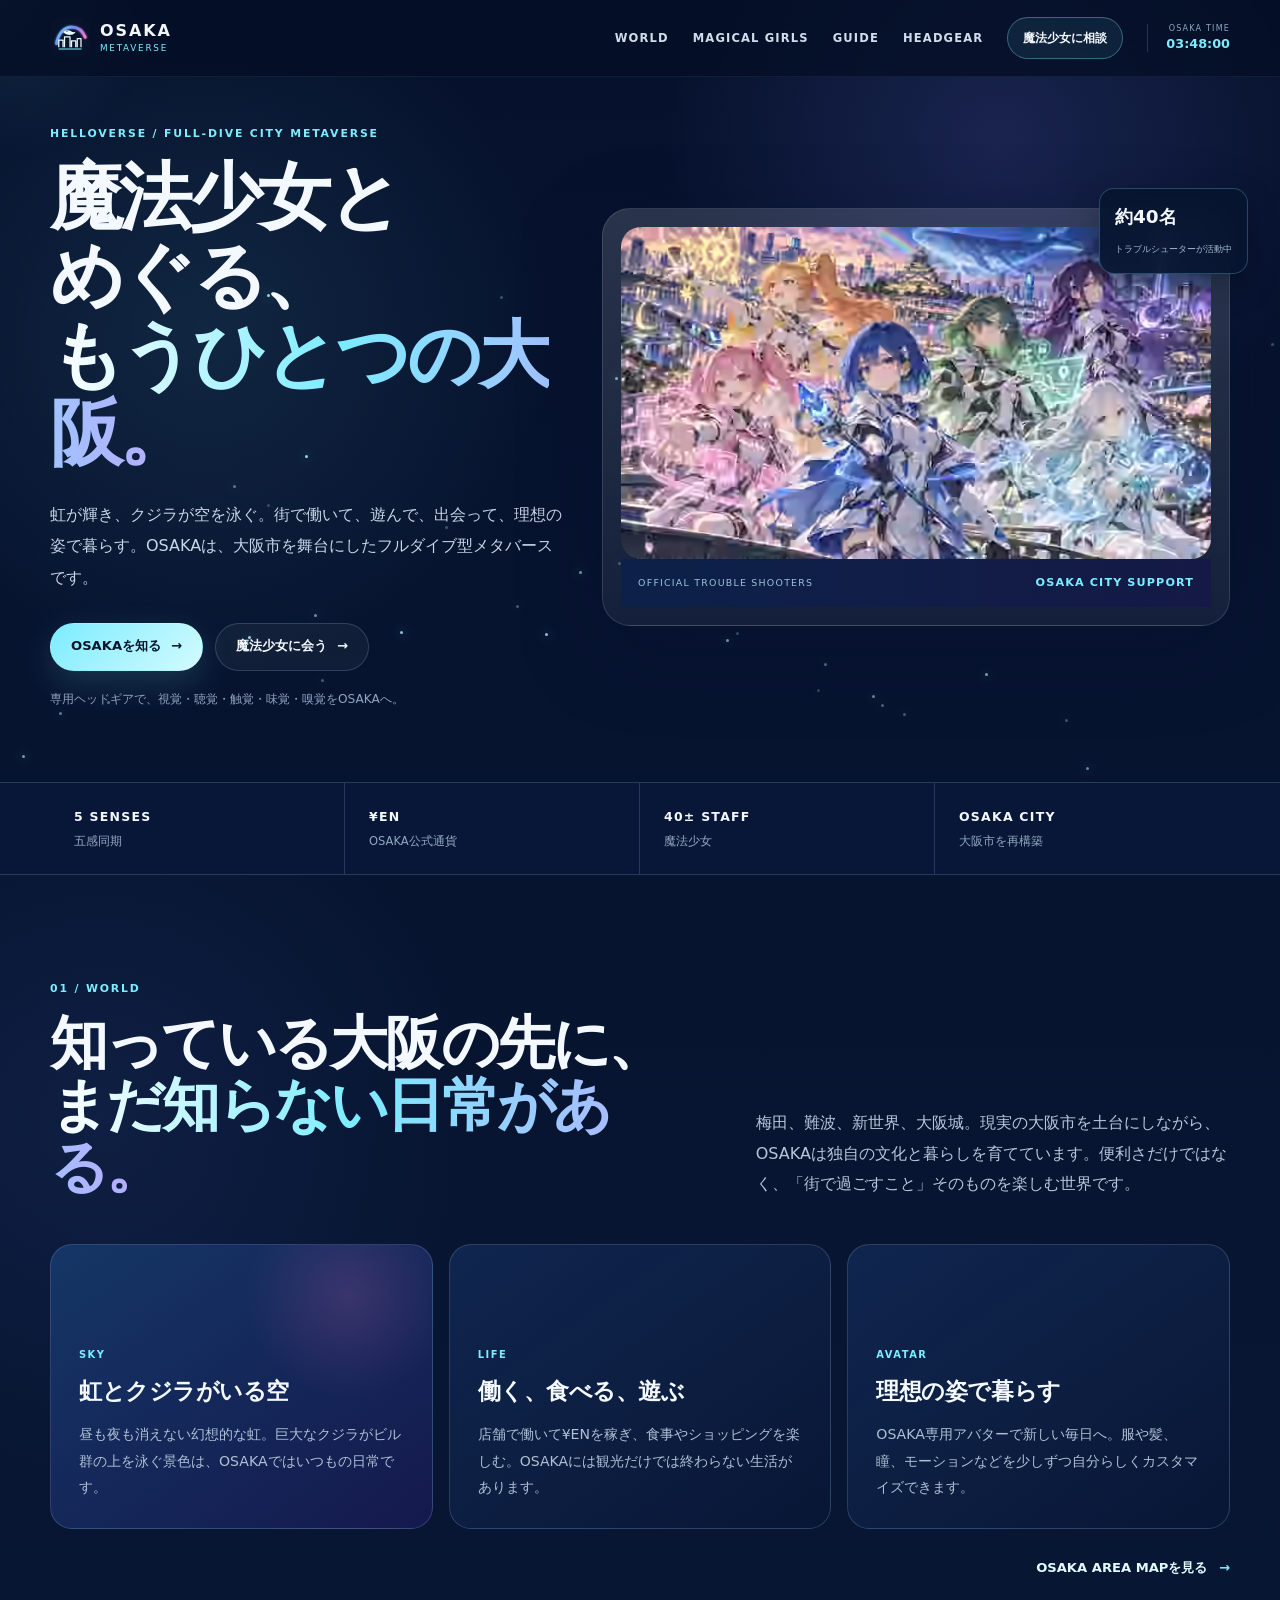
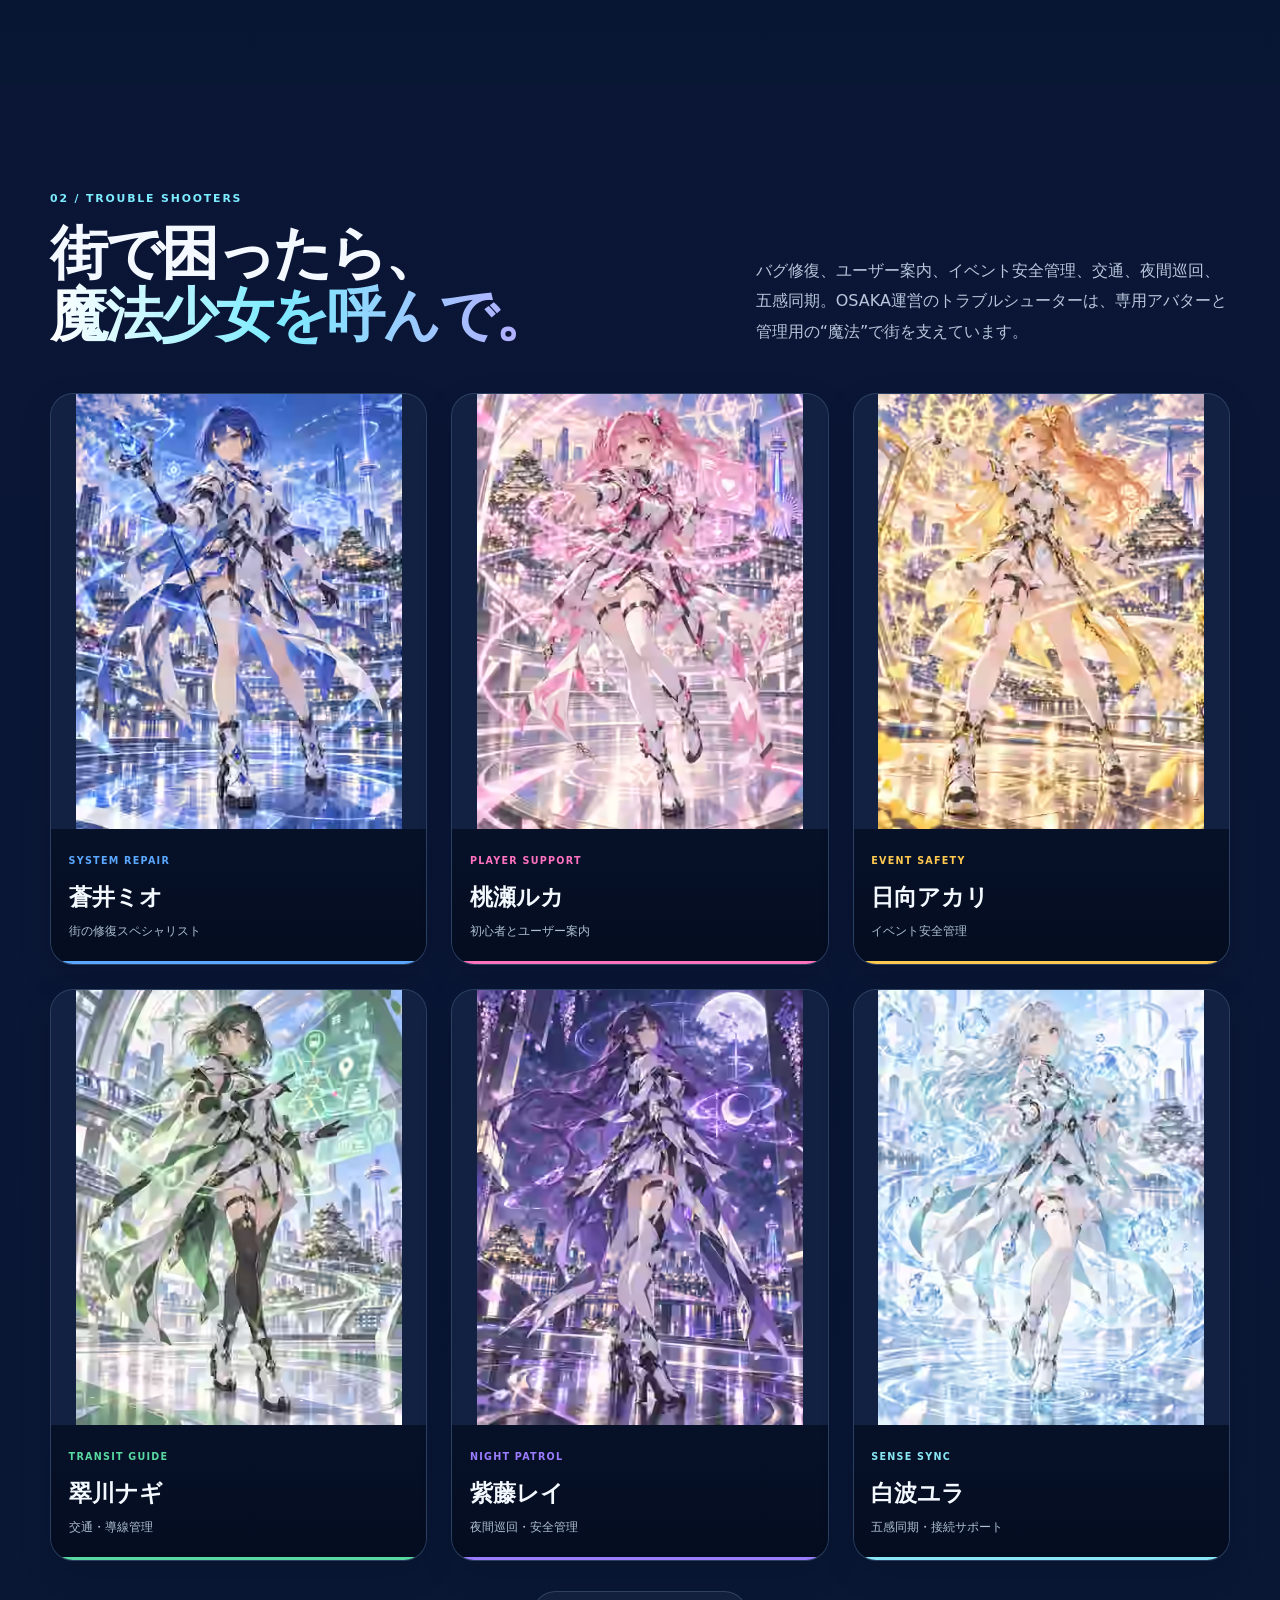
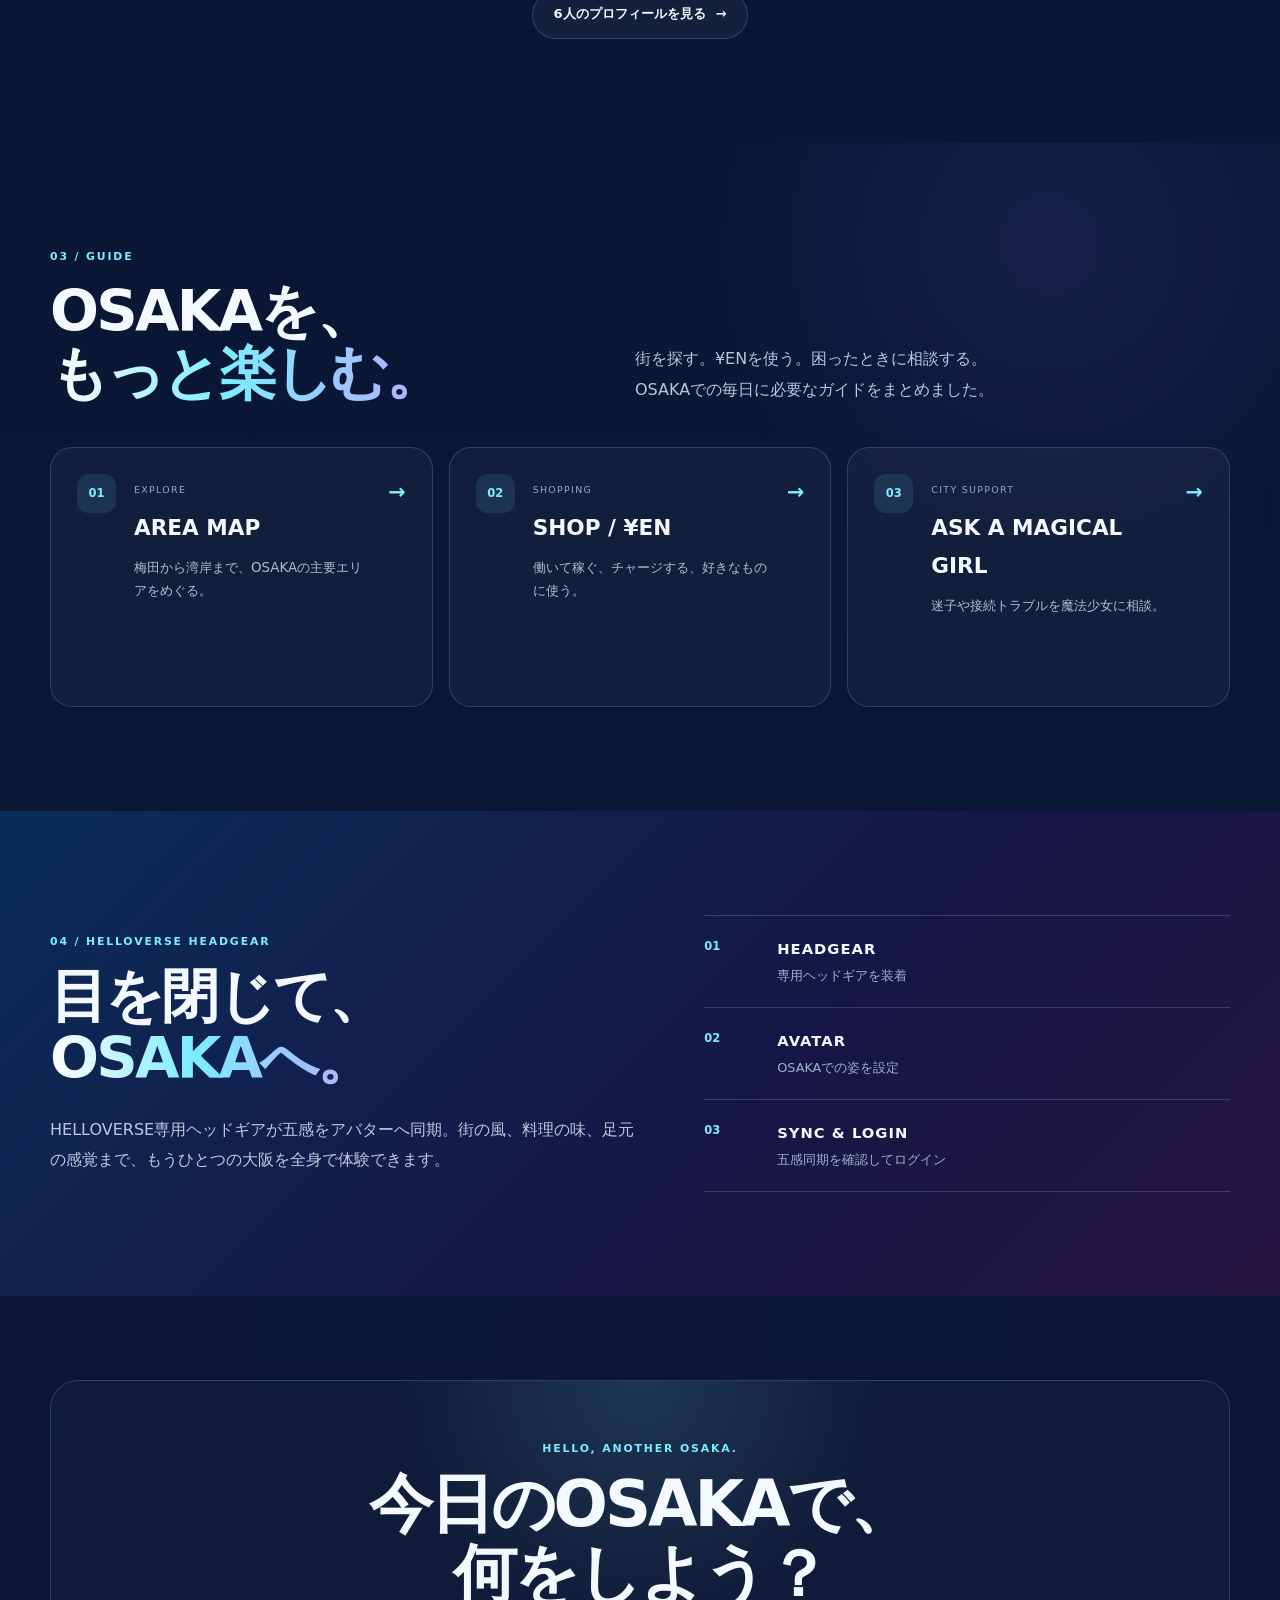
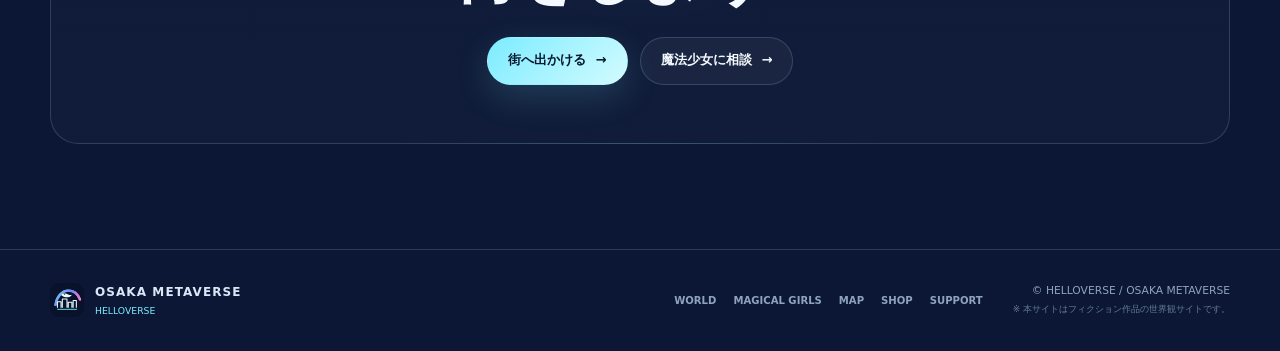
<file: index.html>
<!doctype html>
<html lang="ja">
<head>
  <meta charset="utf-8">
  <meta name="viewport" content="width=device-width,initial-scale=1">
  <meta name="theme-color" content="#07142f">
  <meta name="description" content="OSAKA Metaverse — 魔法少女とめぐる、もうひとつの大阪。虹とクジラが空を泳ぐフルダイブ型メタバース。">
  <title>OSAKA Metaverse | 魔法少女とめぐる、もうひとつの大阪。</title>
  <link rel="icon" href="assets/osaka-mark.svg" type="image/svg+xml">
  <link rel="preload" href="assets/anime/keyvisual.webp" as="image" type="image/webp">
  <link rel="stylesheet" href="css/style.css">
  <link rel="stylesheet" href="css/visual-fix.css">
  <script src="js/main.js" defer></script>
</head>
<body>
  <div class="cursor-glow" aria-hidden="true"></div>
  <header class="site-header" id="top">
    <div class="shell nav-wrap">
      <a class="brand" href="#top" aria-label="OSAKA Metaverse トップへ">
        <img src="assets/osaka-mark.svg" alt="">
        <span><strong>OSAKA</strong><small>METAVERSE</small></span>
      </a>
      <button class="menu-button" type="button" aria-expanded="false" aria-controls="global-nav">MENU</button>
      <nav class="global-nav" id="global-nav" aria-label="メインナビゲーション">
        <a href="#world">WORLD</a>
        <a href="#magical">MAGICAL GIRLS</a>
        <a href="#guide">GUIDE</a>
        <a href="#login">HEADGEAR</a>
      </nav>
      <a class="nav-support" href="support.html">魔法少女に相談</a>
      <div class="osaka-time"><span>OSAKA TIME</span><strong id="osaka-clock">--:--:--</strong></div>
    </div>
  </header>

  <main>
    <section class="hero">
      <div class="hero-bg" aria-hidden="true"></div>
      <div class="particles" aria-hidden="true"></div>
      <div class="shell hero-layout">
        <div class="hero-copy reveal">
          <p class="eyebrow">HELLOVERSE / FULL-DIVE CITY METAVERSE</p>
          <h1>魔法少女とめぐる、<br><span>もうひとつの大阪。</span></h1>
          <p class="lead">虹が輝き、クジラが空を泳ぐ。街で働いて、遊んで、出会って、理想の姿で暮らす。OSAKAは、大阪市を舞台にしたフルダイブ型メタバースです。</p>
          <div class="hero-actions">
            <a class="button primary" href="#world">OSAKAを知る</a>
            <a class="button secondary" href="characters/index.html">魔法少女に会う</a>
          </div>
          <p class="hero-note">専用ヘッドギアで、視覚・聴覚・触覚・味覚・嗅覚をOSAKAへ。</p>
        </div>
        <div class="hero-visual reveal">
          <figure class="keyvisual">
            <img src="assets/anime/keyvisual.webp" alt="OSAKAの街を守る6人の魔法少女トラブルシューター" width="1672" height="941">
            <figcaption><span>OFFICIAL TROUBLE SHOOTERS</span><strong>OSAKA CITY SUPPORT</strong></figcaption>
          </figure>
          <div class="visual-chip chip-top"><b>約40名</b><span>トラブルシューターが活動中</span></div>
        </div>
      </div>
    </section>

    <section class="facts" aria-label="OSAKAの基本情報">
      <div class="shell facts-grid">
        <div><strong>5 SENSES</strong><span>五感同期</span></div>
        <div><strong>¥EN</strong><span>OSAKA公式通貨</span></div>
        <div><strong>40± STAFF</strong><span>魔法少女</span></div>
        <div><strong>OSAKA CITY</strong><span>大阪市を再構築</span></div>
      </div>
    </section>

    <section class="section world" id="world">
      <div class="shell">
        <div class="section-heading reveal">
          <div><p class="section-kicker">01 / WORLD</p><h2>知っている大阪の先に、<br><span>まだ知らない日常がある。</span></h2></div>
          <p>梅田、難波、新世界、大阪城。現実の大阪市を土台にしながら、OSAKAは独自の文化と暮らしを育てています。便利さだけではなく、「街で過ごすこと」そのものを楽しむ世界です。</p>
        </div>
        <div class="world-cards">
          <article class="world-card sky-card reveal"><span>SKY</span><h3>虹とクジラがいる空</h3><p>昼も夜も消えない幻想的な虹。巨大なクジラがビル群の上を泳ぐ景色は、OSAKAではいつもの日常です。</p></article>
          <article class="world-card reveal"><span>LIFE</span><h3>働く、食べる、遊ぶ</h3><p>店舗で働いて¥ENを稼ぎ、食事やショッピングを楽しむ。OSAKAには観光だけでは終わらない生活があります。</p></article>
          <article class="world-card reveal"><span>AVATAR</span><h3>理想の姿で暮らす</h3><p>OSAKA専用アバターで新しい毎日へ。服や髪、瞳、モーションなどを少しずつ自分らしくカスタマイズできます。</p></article>
        </div>
        <div class="inline-link reveal"><a href="map.html">OSAKA AREA MAPを見る <span>→</span></a></div>
      </div>
    </section>

    <section class="section magical" id="magical">
      <div class="shell">
        <div class="section-heading reveal">
          <div><p class="section-kicker">02 / TROUBLE SHOOTERS</p><h2>街で困ったら、<br><span>魔法少女を呼んで。</span></h2></div>
          <p>バグ修復、ユーザー案内、イベント安全管理、交通、夜間巡回、五感同期。OSAKA運営のトラブルシューターは、専用アバターと管理用の“魔法”で街を支えています。</p>
        </div>
        <div class="roster">
          <a class="member mio reveal" href="characters/mio.html"><img src="assets/anime/mio.webp" alt="蒼井ミオ" loading="lazy" width="420" height="560"><div><span>SYSTEM REPAIR</span><h3>蒼井ミオ</h3><p>街の修復スペシャリスト</p></div></a>
          <a class="member ruka reveal" href="characters/ruka.html"><img src="assets/anime/ruka.webp" alt="桃瀬ルカ" loading="lazy" width="420" height="560"><div><span>PLAYER SUPPORT</span><h3>桃瀬ルカ</h3><p>初心者とユーザー案内</p></div></a>
          <a class="member akari reveal" href="characters/akari.html"><img src="assets/anime/akari.webp" alt="日向アカリ" loading="lazy" width="420" height="560"><div><span>EVENT SAFETY</span><h3>日向アカリ</h3><p>イベント安全管理</p></div></a>
          <a class="member nagi reveal" href="characters/nagi.html"><img src="assets/anime/nagi.webp" alt="翠川ナギ" loading="lazy" width="420" height="560"><div><span>TRANSIT GUIDE</span><h3>翠川ナギ</h3><p>交通・導線管理</p></div></a>
          <a class="member rei reveal" href="characters/rei.html"><img src="assets/anime/rei.webp" alt="紫藤レイ" loading="lazy" width="420" height="560"><div><span>NIGHT PATROL</span><h3>紫藤レイ</h3><p>夜間巡回・安全管理</p></div></a>
          <a class="member yura reveal" href="characters/yura.html"><img src="assets/anime/yura.webp" alt="白波ユラ" loading="lazy" width="420" height="560"><div><span>SENSE SYNC</span><h3>白波ユラ</h3><p>五感同期・接続サポート</p></div></a>
        </div>
        <div class="section-action reveal"><a class="button secondary" href="characters/index.html">6人のプロフィールを見る</a></div>
      </div>
    </section>

    <section class="section guide" id="guide">
      <div class="shell">
        <div class="section-heading compact reveal"><div><p class="section-kicker">03 / GUIDE</p><h2>OSAKAを、<br><span>もっと楽しむ。</span></h2></div><p>街を探す。¥ENを使う。困ったときに相談する。OSAKAでの毎日に必要なガイドをまとめました。</p></div>
        <div class="guide-grid">
          <a class="guide-card reveal" href="map.html"><span class="guide-num">01</span><div><small>EXPLORE</small><h3>AREA MAP</h3><p>梅田から湾岸まで、OSAKAの主要エリアをめぐる。</p></div><b>→</b></a>
          <a class="guide-card reveal" href="shop.html"><span class="guide-num">02</span><div><small>SHOPPING</small><h3>SHOP / ¥EN</h3><p>働いて稼ぐ、チャージする、好きなものに使う。</p></div><b>→</b></a>
          <a class="guide-card reveal" href="support.html"><span class="guide-num">03</span><div><small>CITY SUPPORT</small><h3>ASK A MAGICAL GIRL</h3><p>迷子や接続トラブルを魔法少女に相談。</p></div><b>→</b></a>
        </div>
      </div>
    </section>

    <section class="section login" id="login">
      <div class="shell login-layout">
        <div class="login-copy reveal">
          <p class="section-kicker">04 / HELLOVERSE HEADGEAR</p>
          <h2>目を閉じて、<br><span>OSAKAへ。</span></h2>
          <p>HELLOVERSE専用ヘッドギアが五感をアバターへ同期。街の風、料理の味、足元の感覚まで、もうひとつの大阪を全身で体験できます。</p>
        </div>
        <ol class="login-steps reveal">
          <li><b>01</b><div><strong>HEADGEAR</strong><span>専用ヘッドギアを装着</span></div></li>
          <li><b>02</b><div><strong>AVATAR</strong><span>OSAKAでの姿を設定</span></div></li>
          <li><b>03</b><div><strong>SYNC & LOGIN</strong><span>五感同期を確認してログイン</span></div></li>
        </ol>
      </div>
    </section>

    <section class="closing">
      <div class="shell closing-box reveal">
        <p class="section-kicker">HELLO, ANOTHER OSAKA.</p>
        <h2>今日のOSAKAで、<br>何をしよう？</h2>
        <div><a class="button primary" href="map.html">街へ出かける</a><a class="button secondary" href="support.html">魔法少女に相談</a></div>
      </div>
    </section>
  </main>

  <footer>
    <div class="shell footer-grid">
      <div class="footer-brand"><img src="assets/osaka-mark.svg" alt=""><div><strong>OSAKA METAVERSE</strong><span>HELLOVERSE</span></div></div>
      <nav><a href="#world">WORLD</a><a href="characters/index.html">MAGICAL GIRLS</a><a href="map.html">MAP</a><a href="shop.html">SHOP</a><a href="support.html">SUPPORT</a></nav>
      <p>© HELLOVERSE / OSAKA METAVERSE<br><small>※ 本サイトはフィクション作品の世界観サイトです。</small></p>
    </div>
  </footer>
</body>
</html>
</file>
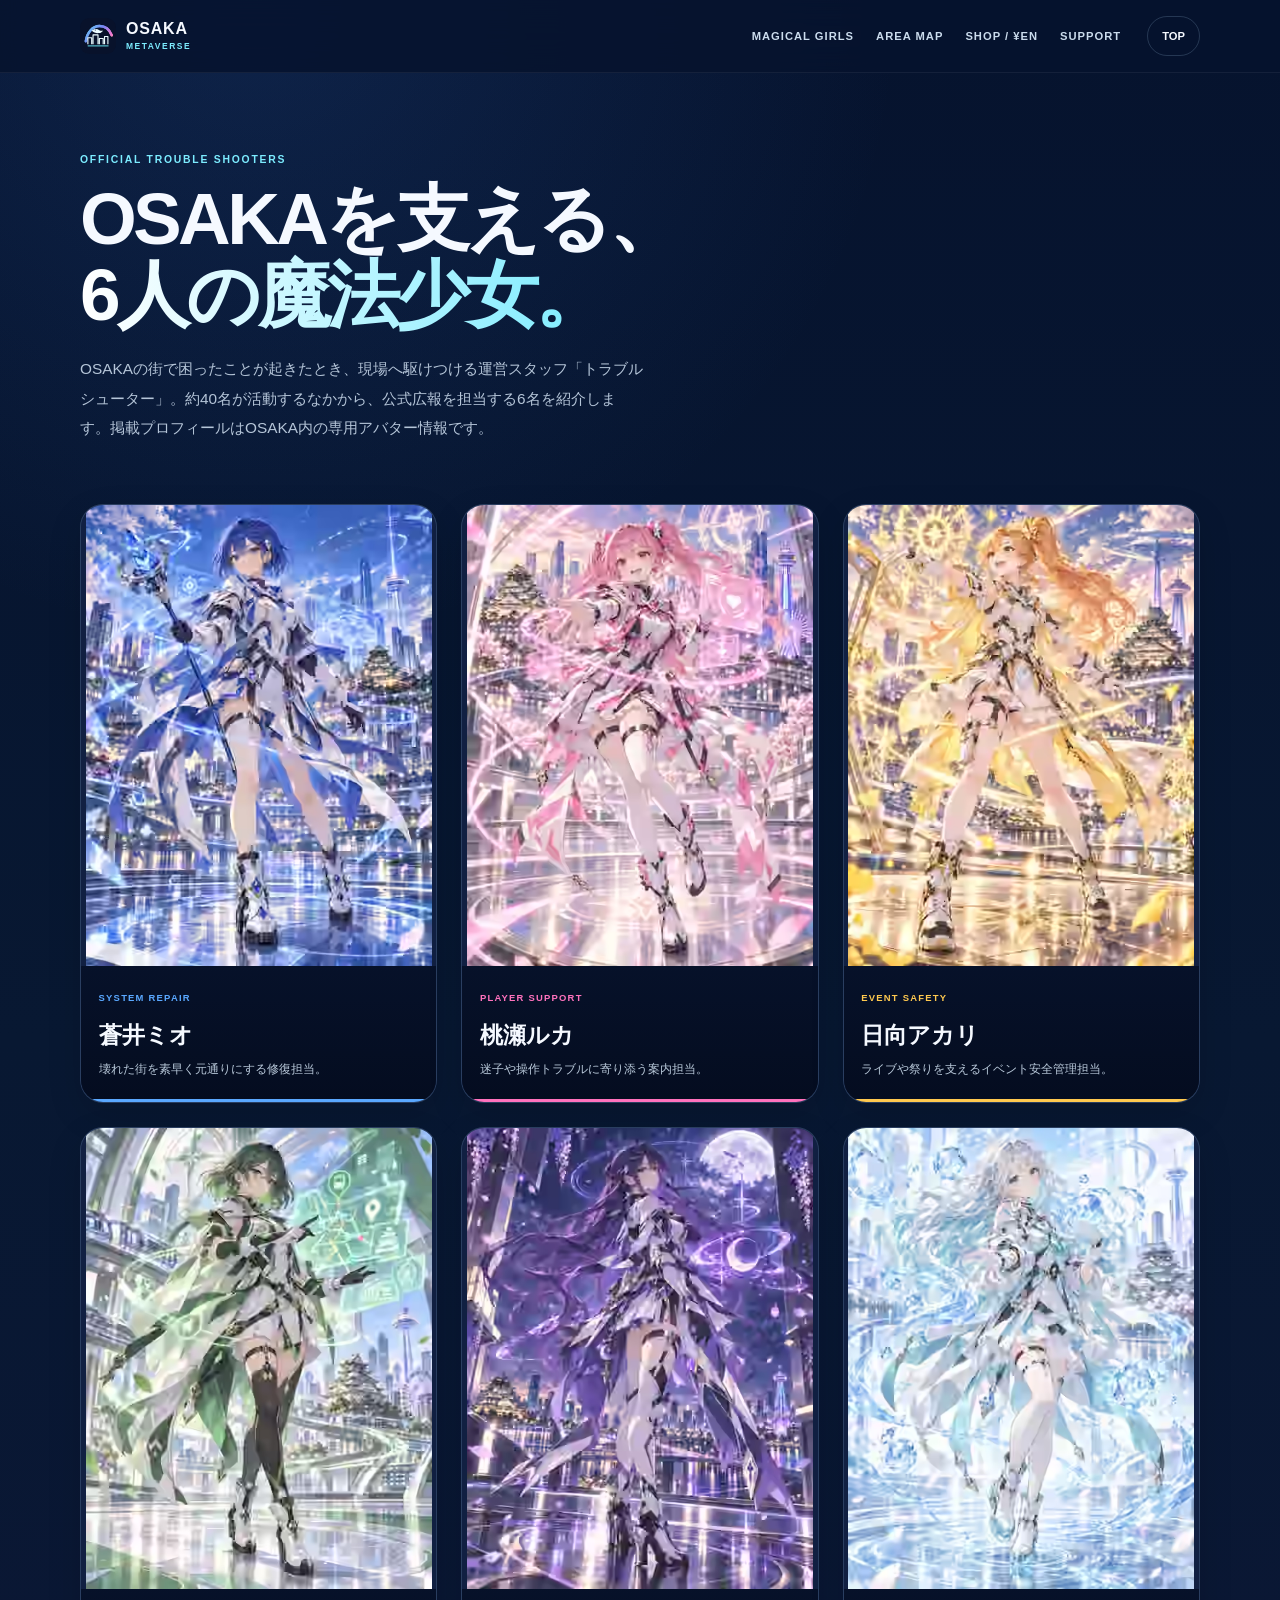
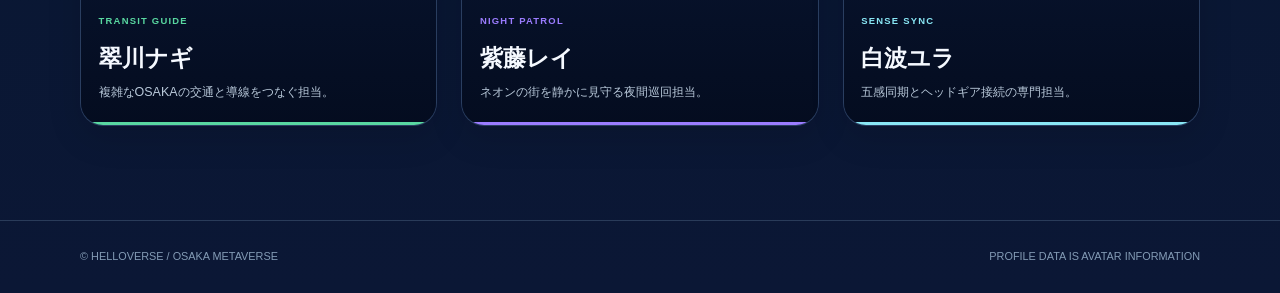
<file: characters/index.html>
<!doctype html><html lang="ja"><head><meta charset="utf-8"><meta name="viewport" content="width=device-width,initial-scale=1"><meta name="theme-color" content="#07142f"><meta name="description" content="OSAKA公式トラブルシューター、6人の魔法少女を紹介。"><title>魔法少女 | OSAKA Metaverse</title><link rel="icon" href="../assets/osaka-mark.svg" type="image/svg+xml"><link rel="stylesheet" href="../css/portal.css">
<link rel="stylesheet" href="../css/visual-fix.css"></head><body class="subpage"><header class="portal-header"><div class="portal-shell portal-nav"><a class="portal-brand" href="../index.html"><img src="../assets/osaka-mark.svg" alt=""><span>OSAKA<small>METAVERSE</small></span></a><nav class="portal-links"><a href="index.html">MAGICAL GIRLS</a><a href="../map.html">AREA MAP</a><a href="../shop.html">SHOP / ¥EN</a><a href="../support.html">SUPPORT</a></nav><a class="portal-home" href="../index.html">TOP</a></div></header><main><section class="portal-hero"><div class="portal-shell"><p class="portal-kicker">OFFICIAL TROUBLE SHOOTERS</p><h1>OSAKAを支える、<br><span>6人の魔法少女。</span></h1><p class="portal-lead">OSAKAの街で困ったことが起きたとき、現場へ駆けつける運営スタッフ「トラブルシューター」。約40名が活動するなかから、公式広報を担当する6名を紹介します。掲載プロフィールはOSAKA内の専用アバター情報です。</p></div></section><section><div class="portal-shell portal-grid">
<a class="char-card mio" href="mio.html"><img src="../assets/anime/mio.webp" alt="蒼井ミオ" width="420" height="560"><div class="char-meta"><span class="char-role">SYSTEM REPAIR</span><h2>蒼井ミオ</h2><p>壊れた街を素早く元通りにする修復担当。</p></div></a>
<a class="char-card ruka" href="ruka.html"><img src="../assets/anime/ruka.webp" alt="桃瀬ルカ" width="420" height="560"><div class="char-meta"><span class="char-role">PLAYER SUPPORT</span><h2>桃瀬ルカ</h2><p>迷子や操作トラブルに寄り添う案内担当。</p></div></a>
<a class="char-card akari" href="akari.html"><img src="../assets/anime/akari.webp" alt="日向アカリ" width="420" height="560"><div class="char-meta"><span class="char-role">EVENT SAFETY</span><h2>日向アカリ</h2><p>ライブや祭りを支えるイベント安全管理担当。</p></div></a>
<a class="char-card nagi" href="nagi.html"><img src="../assets/anime/nagi.webp" alt="翠川ナギ" width="420" height="560"><div class="char-meta"><span class="char-role">TRANSIT GUIDE</span><h2>翠川ナギ</h2><p>複雑なOSAKAの交通と導線をつなぐ担当。</p></div></a>
<a class="char-card rei" href="rei.html"><img src="../assets/anime/rei.webp" alt="紫藤レイ" width="420" height="560"><div class="char-meta"><span class="char-role">NIGHT PATROL</span><h2>紫藤レイ</h2><p>ネオンの街を静かに見守る夜間巡回担当。</p></div></a>
<a class="char-card yura" href="yura.html"><img src="../assets/anime/yura.webp" alt="白波ユラ" width="420" height="560"><div class="char-meta"><span class="char-role">SENSE SYNC</span><h2>白波ユラ</h2><p>五感同期とヘッドギア接続の専門担当。</p></div></a>
</div></section></main><footer class="portal-footer"><div class="portal-shell"><span>© HELLOVERSE / OSAKA METAVERSE</span><span>PROFILE DATA IS AVATAR INFORMATION</span></div></footer></body></html>
</file>
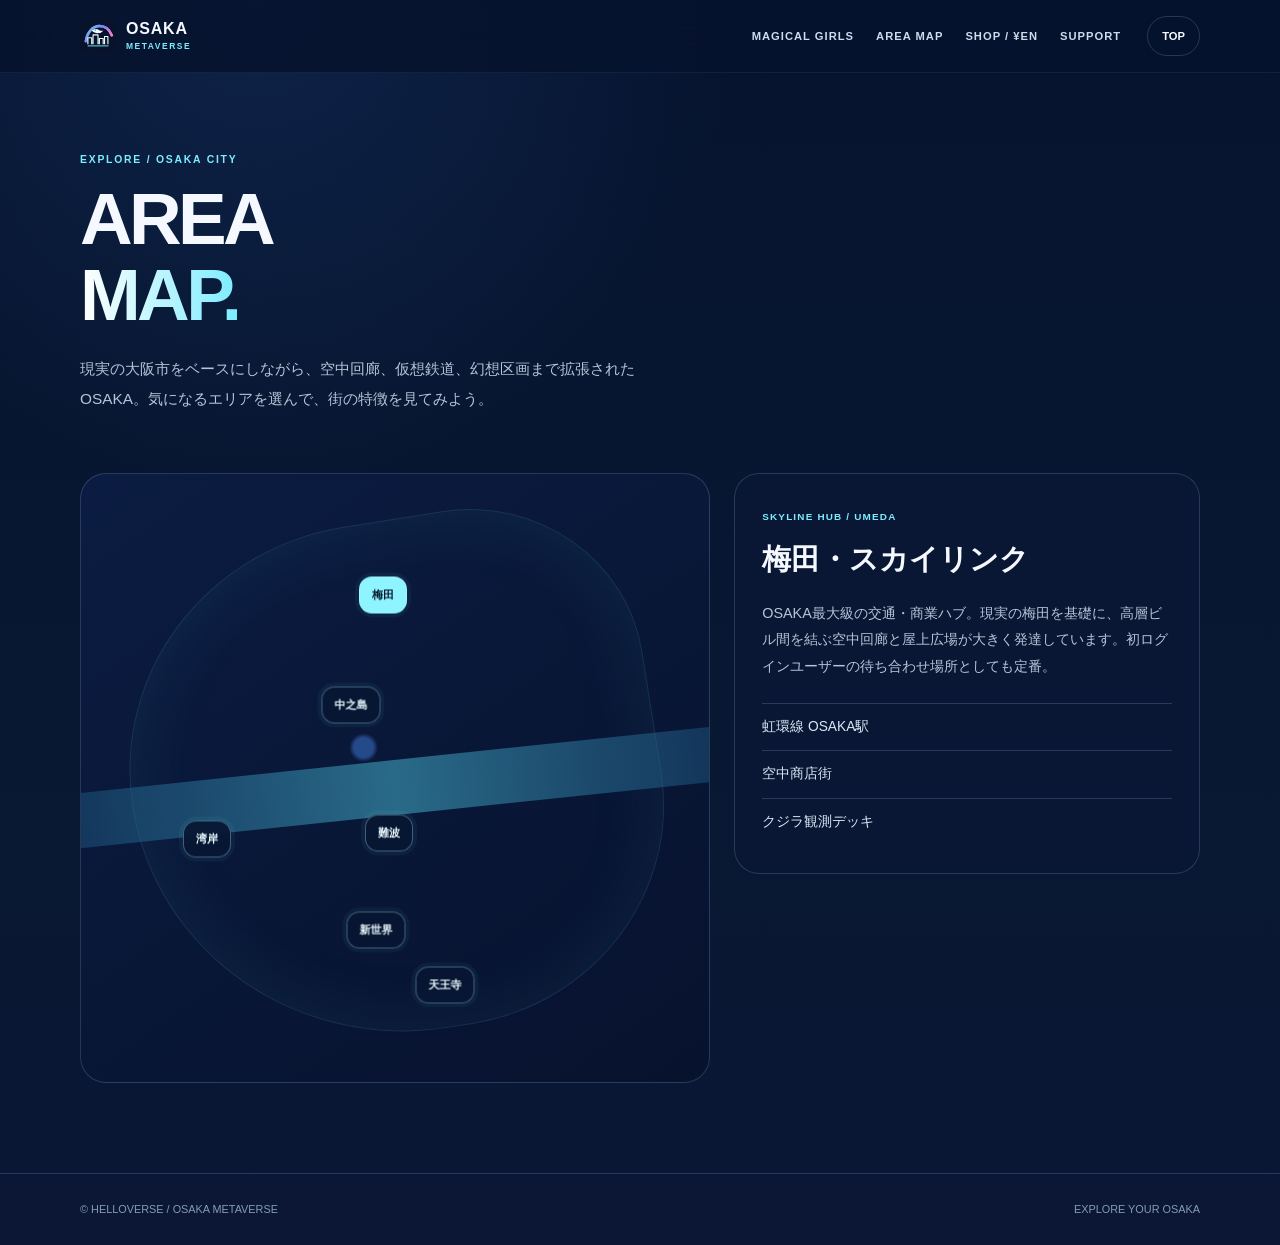
<file: map.html>
<!doctype html><html lang="ja"><head><meta charset="utf-8"><meta name="viewport" content="width=device-width,initial-scale=1"><title>OSAKA AREA MAP | OSAKA Metaverse</title><link rel="icon" href="assets/osaka-mark.svg" type="image/svg+xml"><link rel="stylesheet" href="css/portal.css"><script src="js/portal.js" defer></script></head><body class="subpage"><header class="portal-header"><div class="portal-shell portal-nav"><a class="portal-brand" href="index.html"><img src="assets/osaka-mark.svg" alt=""><span>OSAKA<small>METAVERSE</small></span></a><nav class="portal-links"><a href="characters/index.html">MAGICAL GIRLS</a><a href="map.html">AREA MAP</a><a href="shop.html">SHOP / ¥EN</a><a href="support.html">SUPPORT</a></nav><a class="portal-home" href="index.html">TOP</a></div></header><main><section class="portal-hero"><div class="portal-shell"><p class="portal-kicker">EXPLORE / OSAKA CITY</p><h1>AREA<br><span>MAP.</span></h1><p class="portal-lead">現実の大阪市をベースにしながら、空中回廊、仮想鉄道、幻想区画まで拡張されたOSAKA。気になるエリアを選んで、街の特徴を見てみよう。</p></div></section><section><div class="portal-shell map-wrap"><div class="city-map" aria-label="OSAKAエリアマップ"><div class="river"></div><button class="map-point active" data-area="umeda">梅田</button><button class="map-point" data-area="nakanoshima">中之島</button><button class="map-point" data-area="namba">難波</button><button class="map-point" data-area="shinsekai">新世界</button><button class="map-point" data-area="tennoji">天王寺</button><button class="map-point" data-area="bay">湾岸</button></div><aside class="map-info"><span class="map-tag" id="map-tag">SKYLINE HUB / UMEDA</span><h2 id="map-title">梅田・スカイリンク</h2><p id="map-description">OSAKA最大級の交通・商業ハブ。現実の梅田を基礎に、高層ビル間を結ぶ空中回廊と屋上広場が大きく発達しています。初ログインユーザーの待ち合わせ場所としても定番。</p><ul class="map-features" id="map-features"><li>虹環線 OSAKA駅</li><li>空中商店街</li><li>クジラ観測デッキ</li></ul></aside></div></section></main><footer class="portal-footer"><div class="portal-shell"><span>© HELLOVERSE / OSAKA METAVERSE</span><span>EXPLORE YOUR OSAKA</span></div></footer></body></html>
</file>
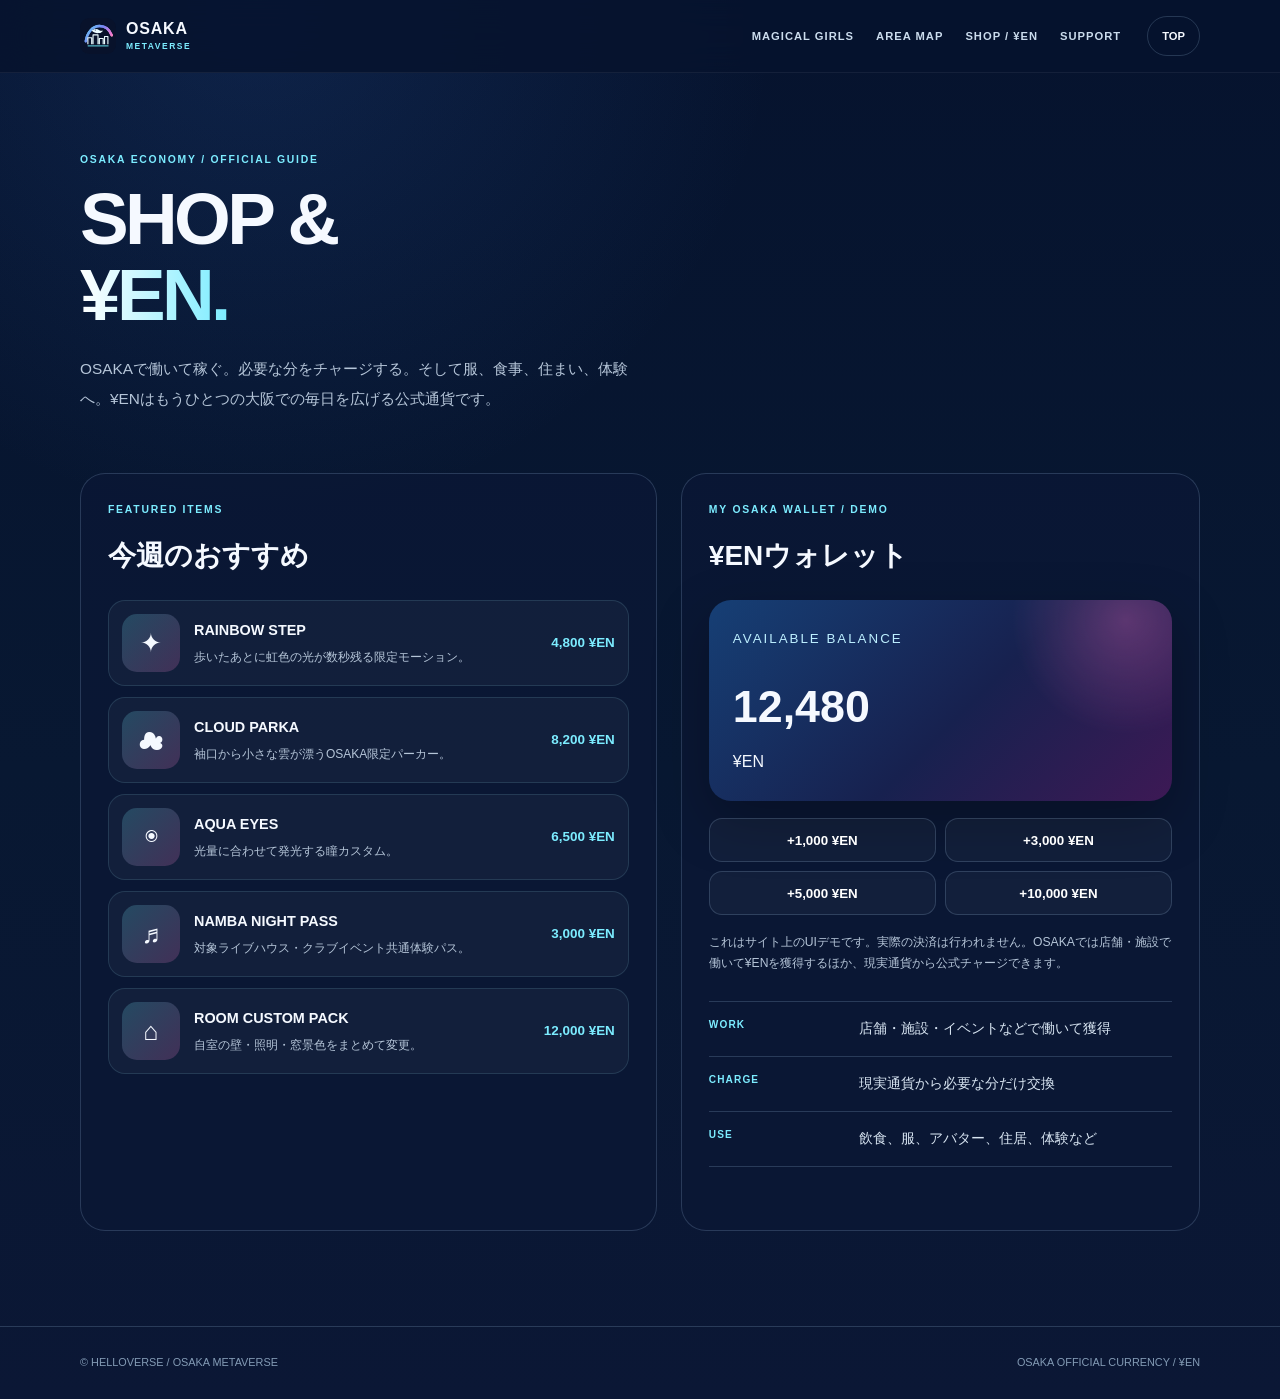
<file: shop.html>
<!doctype html><html lang="ja"><head><meta charset="utf-8"><meta name="viewport" content="width=device-width,initial-scale=1"><title>SHOP / ¥EN | OSAKA Metaverse</title><link rel="icon" href="assets/osaka-mark.svg" type="image/svg+xml"><link rel="stylesheet" href="css/portal.css"><script src="js/portal.js" defer></script></head><body class="subpage"><header class="portal-header"><div class="portal-shell portal-nav"><a class="portal-brand" href="index.html"><img src="assets/osaka-mark.svg" alt=""><span>OSAKA<small>METAVERSE</small></span></a><nav class="portal-links"><a href="characters/index.html">MAGICAL GIRLS</a><a href="map.html">AREA MAP</a><a href="shop.html">SHOP / ¥EN</a><a href="support.html">SUPPORT</a></nav><a class="portal-home" href="index.html">TOP</a></div></header><main><section class="portal-hero"><div class="portal-shell"><p class="portal-kicker">OSAKA ECONOMY / OFFICIAL GUIDE</p><h1>SHOP &<br><span>¥EN.</span></h1><p class="portal-lead">OSAKAで働いて稼ぐ。必要な分をチャージする。そして服、食事、住まい、体験へ。¥ENはもうひとつの大阪での毎日を広げる公式通貨です。</p></div></section><section><div class="portal-shell shop-layout"><div class="shop-panel"><p class="portal-kicker">FEATURED ITEMS</p><h2>今週のおすすめ</h2><div class="product-list"><div class="product"><div class="product-icon">✦</div><div><strong>RAINBOW STEP</strong><small>歩いたあとに虹色の光が数秒残る限定モーション。</small></div><div class="price">4,800 ¥EN</div></div><div class="product"><div class="product-icon">☁</div><div><strong>CLOUD PARKA</strong><small>袖口から小さな雲が漂うOSAKA限定パーカー。</small></div><div class="price">8,200 ¥EN</div></div><div class="product"><div class="product-icon">◉</div><div><strong>AQUA EYES</strong><small>光量に合わせて発光する瞳カスタム。</small></div><div class="price">6,500 ¥EN</div></div><div class="product"><div class="product-icon">♬</div><div><strong>NAMBA NIGHT PASS</strong><small>対象ライブハウス・クラブイベント共通体験パス。</small></div><div class="price">3,000 ¥EN</div></div><div class="product"><div class="product-icon">⌂</div><div><strong>ROOM CUSTOM PACK</strong><small>自室の壁・照明・窓景色をまとめて変更。</small></div><div class="price">12,000 ¥EN</div></div></div></div><aside class="wallet-panel"><p class="portal-kicker">MY OSAKA WALLET / DEMO</p><h2>¥ENウォレット</h2><div class="wallet-card"><small>AVAILABLE BALANCE</small><strong id="wallet-balance">12,480</strong><span>¥EN</span></div><div class="charge-grid" aria-label="デモチャージ"><button data-charge="1000">+1,000 ¥EN</button><button data-charge="3000">+3,000 ¥EN</button><button data-charge="5000">+5,000 ¥EN</button><button data-charge="10000">+10,000 ¥EN</button></div><p class="wallet-note">これはサイト上のUIデモです。実際の決済は行われません。OSAKAでは店舗・施設で働いて¥ENを獲得するほか、現実通貨から公式チャージできます。</p><div class="profile-table"><div class="profile-row"><b>WORK</b><span>店舗・施設・イベントなどで働いて獲得</span></div><div class="profile-row"><b>CHARGE</b><span>現実通貨から必要な分だけ交換</span></div><div class="profile-row"><b>USE</b><span>飲食、服、アバター、住居、体験など</span></div></div></aside></div></section></main><footer class="portal-footer"><div class="portal-shell"><span>© HELLOVERSE / OSAKA METAVERSE</span><span>OSAKA OFFICIAL CURRENCY / ¥EN</span></div></footer></body></html>
</file>
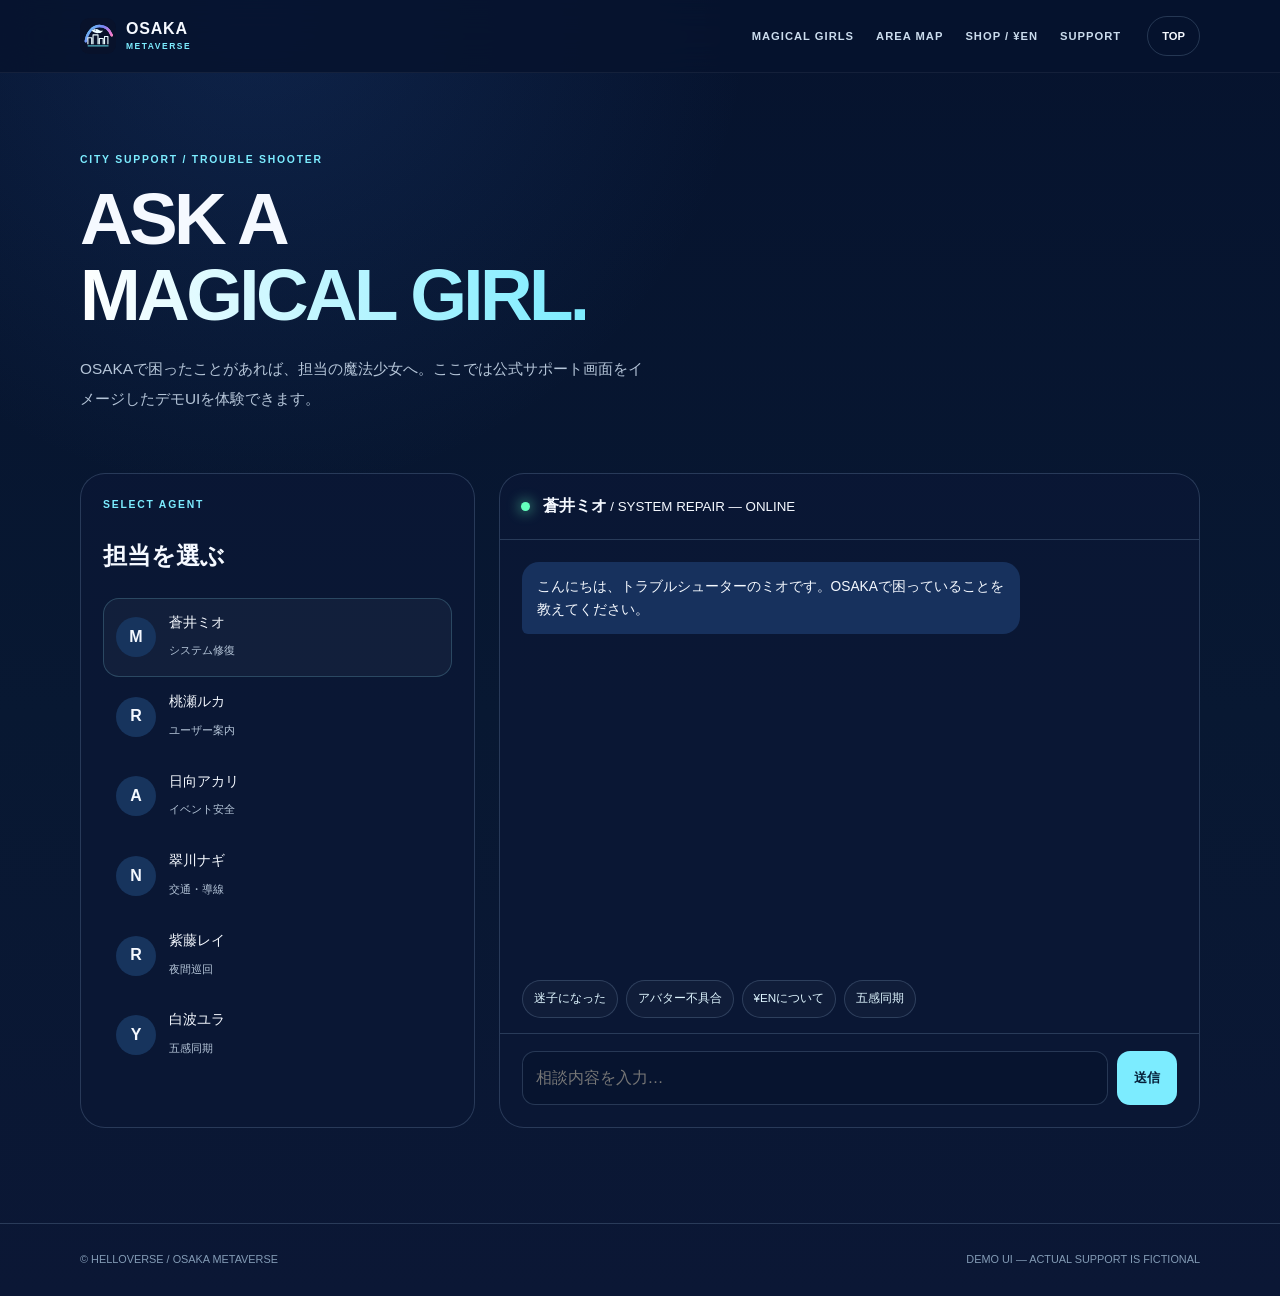
<file: support.html>
<!doctype html><html lang="ja"><head><meta charset="utf-8"><meta name="viewport" content="width=device-width,initial-scale=1"><title>魔法少女に相談 | OSAKA Metaverse</title><link rel="icon" href="assets/osaka-mark.svg" type="image/svg+xml"><link rel="stylesheet" href="css/portal.css"><script src="js/portal.js" defer></script></head><body class="subpage"><header class="portal-header"><div class="portal-shell portal-nav"><a class="portal-brand" href="index.html"><img src="assets/osaka-mark.svg" alt=""><span>OSAKA<small>METAVERSE</small></span></a><nav class="portal-links"><a href="characters/index.html">MAGICAL GIRLS</a><a href="map.html">AREA MAP</a><a href="shop.html">SHOP / ¥EN</a><a href="support.html">SUPPORT</a></nav><a class="portal-home" href="index.html">TOP</a></div></header><main><section class="portal-hero"><div class="portal-shell"><p class="portal-kicker">CITY SUPPORT / TROUBLE SHOOTER</p><h1>ASK A<br><span>MAGICAL GIRL.</span></h1><p class="portal-lead">OSAKAで困ったことがあれば、担当の魔法少女へ。ここでは公式サポート画面をイメージしたデモUIを体験できます。</p></div></section><section><div class="portal-shell support-layout"><aside class="support-side"><p class="portal-kicker">SELECT AGENT</p><h2>担当を選ぶ</h2><div class="support-agent active" data-agent="mio"><div class="agent-dot">M</div><div><span>蒼井ミオ</span><small>システム修復</small></div></div><div class="support-agent" data-agent="ruka"><div class="agent-dot">R</div><div><span>桃瀬ルカ</span><small>ユーザー案内</small></div></div><div class="support-agent" data-agent="akari"><div class="agent-dot">A</div><div><span>日向アカリ</span><small>イベント安全</small></div></div><div class="support-agent" data-agent="nagi"><div class="agent-dot">N</div><div><span>翠川ナギ</span><small>交通・導線</small></div></div><div class="support-agent" data-agent="rei"><div class="agent-dot">R</div><div><span>紫藤レイ</span><small>夜間巡回</small></div></div><div class="support-agent" data-agent="yura"><div class="agent-dot">Y</div><div><span>白波ユラ</span><small>五感同期</small></div></div></aside><div class="support-chat"><div class="chat-head"><span class="status-dot"></span><div><strong id="agent-name">蒼井ミオ</strong><small id="agent-role"> / SYSTEM REPAIR — ONLINE</small></div></div><div class="chat-log" id="chat-log"><div class="bubble agent">こんにちは、トラブルシューターのミオです。OSAKAで困っていることを教えてください。</div></div><div class="quick-topics"><button data-topic="迷子になりました">迷子になった</button><button data-topic="アバターの表示がおかしいです">アバター不具合</button><button data-topic="¥ENについて知りたいです">¥ENについて</button><button data-topic="五感同期がずれている気がします">五感同期</button></div><form class="chat-form" id="chat-form"><input id="chat-input" autocomplete="off" placeholder="相談内容を入力…" aria-label="相談内容"><button type="submit">送信</button></form></div></div></section></main><footer class="portal-footer"><div class="portal-shell"><span>© HELLOVERSE / OSAKA METAVERSE</span><span>DEMO UI — ACTUAL SUPPORT IS FICTIONAL</span></div></footer></body></html>
</file>
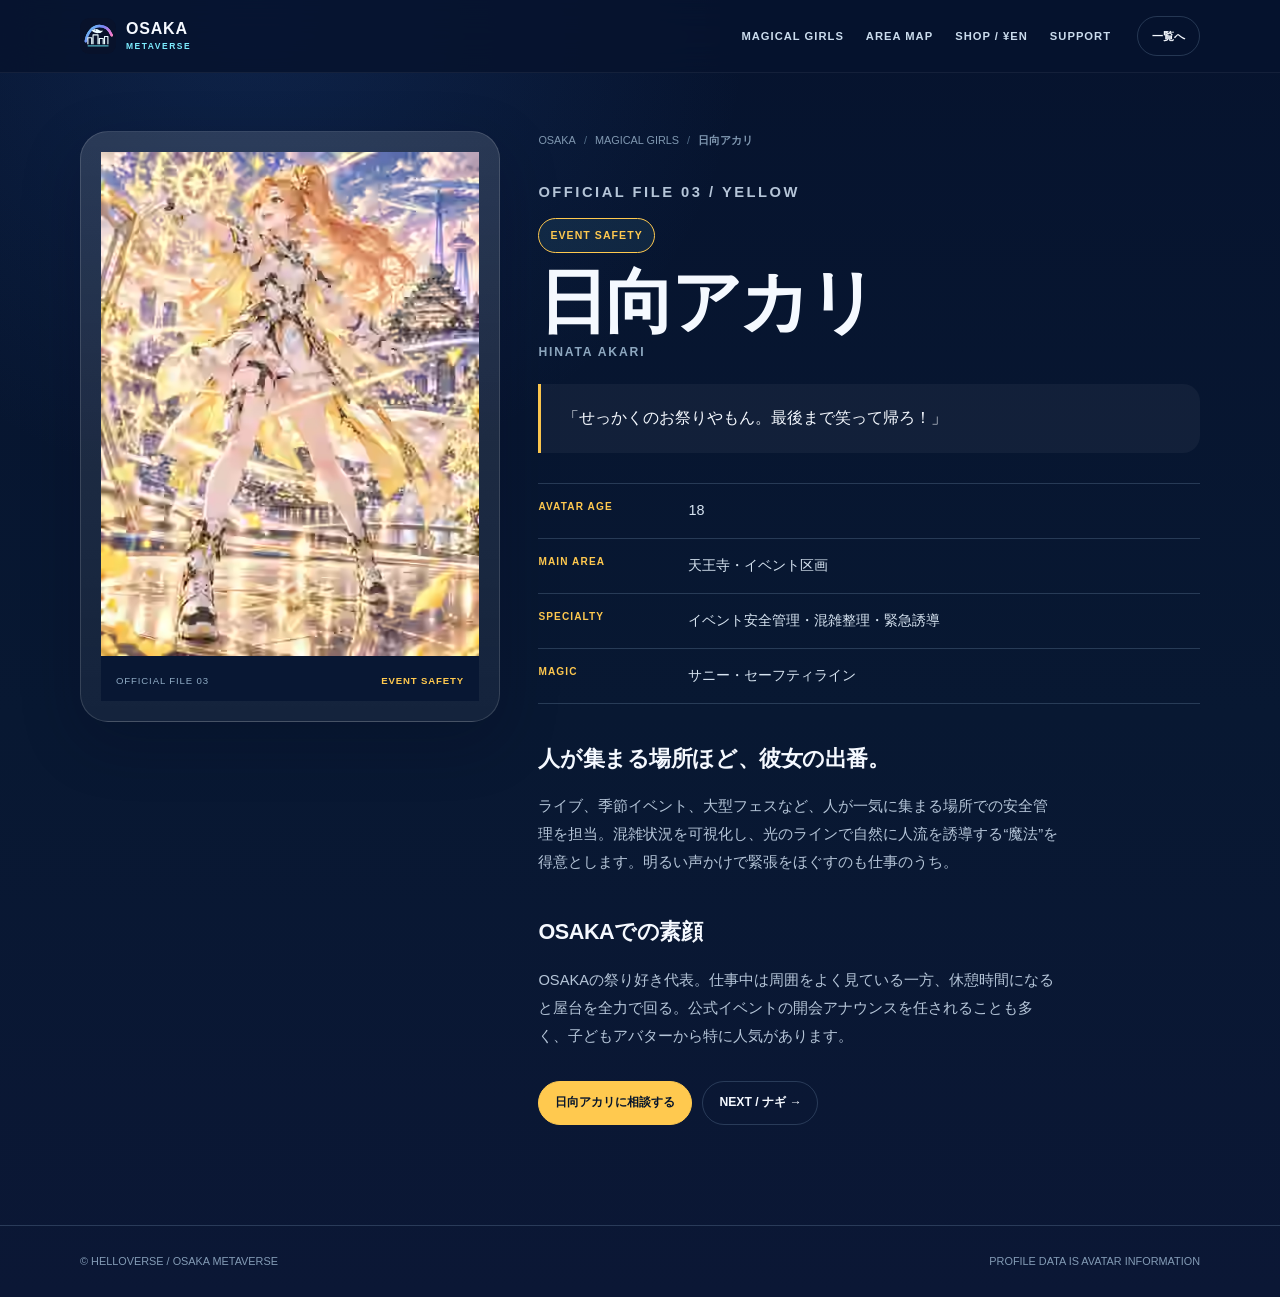
<file: characters/akari.html>
<!doctype html><html lang="ja"><head><meta charset="utf-8"><meta name="viewport" content="width=device-width,initial-scale=1"><meta name="theme-color" content="#07142f"><meta name="description" content="OSAKA公式トラブルシューター 日向アカリ のプロフィール。"><title>日向アカリ | OSAKA Magical Girls</title><link rel="icon" href="../assets/osaka-mark.svg" type="image/svg+xml"><link rel="stylesheet" href="../css/portal.css">
<link rel="stylesheet" href="../css/visual-fix.css"></head><body class="subpage theme-akari"><header class="portal-header"><div class="portal-shell portal-nav"><a class="portal-brand" href="../index.html"><img src="../assets/osaka-mark.svg" alt=""><span>OSAKA<small>METAVERSE</small></span></a><nav class="portal-links"><a href="index.html">MAGICAL GIRLS</a><a href="../map.html">AREA MAP</a><a href="../shop.html">SHOP / ¥EN</a><a href="../support.html">SUPPORT</a></nav><a class="portal-home" href="index.html">一覧へ</a></div></header><main><div class="portal-shell char-detail"><figure class="char-portrait"><img src="../assets/anime/akari.webp" alt="日向アカリの公式立ち絵" width="420" height="560"><figcaption class="portrait-caption"><span>OFFICIAL FILE 03</span><b>EVENT SAFETY</b></figcaption></figure><article class="char-copy"><div class="breadcrumb"><a href="../index.html">OSAKA</a><span>/</span><a href="index.html">MAGICAL GIRLS</a><span>/</span><strong>日向アカリ</strong></div><p class="portal-kicker">OFFICIAL FILE 03 / YELLOW</p><span class="role-pill">EVENT SAFETY</span><h1>日向アカリ<span class="roman-name">HINATA AKARI</span></h1><div class="quote-box">「せっかくのお祭りやもん。最後まで笑って帰ろ！」</div><div class="profile-table"><div class="profile-row"><b>AVATAR AGE</b><span>18</span></div><div class="profile-row"><b>MAIN AREA</b><span>天王寺・イベント区画</span></div><div class="profile-row"><b>SPECIALTY</b><span>イベント安全管理・混雑整理・緊急誘導</span></div><div class="profile-row"><b>MAGIC</b><span>サニー・セーフティライン</span></div></div><h2>人が集まる場所ほど、彼女の出番。</h2><p>ライブ、季節イベント、大型フェスなど、人が一気に集まる場所での安全管理を担当。混雑状況を可視化し、光のラインで自然に人流を誘導する“魔法”を得意とします。明るい声かけで緊張をほぐすのも仕事のうち。</p><h2>OSAKAでの素顔</h2><p>OSAKAの祭り好き代表。仕事中は周囲をよく見ている一方、休憩時間になると屋台を全力で回る。公式イベントの開会アナウンスを任されることも多く、子どもアバターから特に人気があります。</p><div class="mini-actions"><a class="primary" href="../support.html?agent=akari">日向アカリに相談する</a><a href="nagi.html">NEXT / ナギ →</a></div></article></div></main><footer class="portal-footer"><div class="portal-shell"><span>© HELLOVERSE / OSAKA METAVERSE</span><span>PROFILE DATA IS AVATAR INFORMATION</span></div></footer></body></html>
</file>
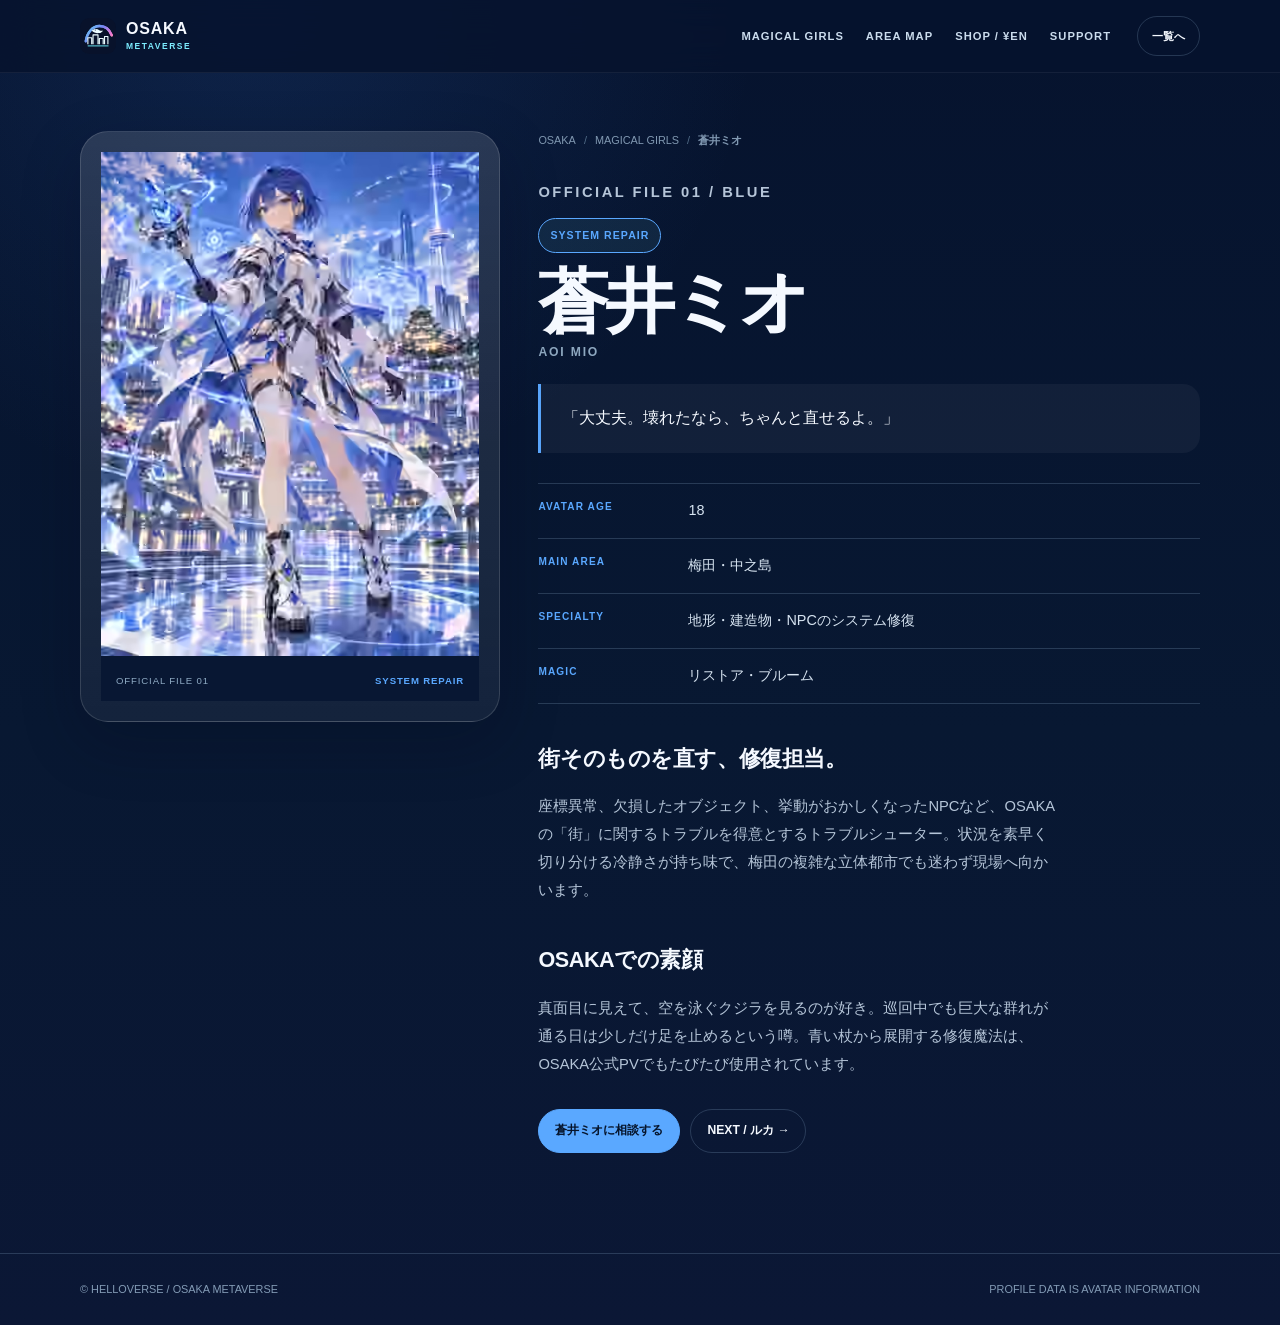
<file: characters/mio.html>
<!doctype html><html lang="ja"><head><meta charset="utf-8"><meta name="viewport" content="width=device-width,initial-scale=1"><meta name="theme-color" content="#07142f"><meta name="description" content="OSAKA公式トラブルシューター 蒼井ミオ のプロフィール。"><title>蒼井ミオ | OSAKA Magical Girls</title><link rel="icon" href="../assets/osaka-mark.svg" type="image/svg+xml"><link rel="stylesheet" href="../css/portal.css">
<link rel="stylesheet" href="../css/visual-fix.css"></head><body class="subpage theme-mio"><header class="portal-header"><div class="portal-shell portal-nav"><a class="portal-brand" href="../index.html"><img src="../assets/osaka-mark.svg" alt=""><span>OSAKA<small>METAVERSE</small></span></a><nav class="portal-links"><a href="index.html">MAGICAL GIRLS</a><a href="../map.html">AREA MAP</a><a href="../shop.html">SHOP / ¥EN</a><a href="../support.html">SUPPORT</a></nav><a class="portal-home" href="index.html">一覧へ</a></div></header><main><div class="portal-shell char-detail"><figure class="char-portrait"><img src="../assets/anime/mio.webp" alt="蒼井ミオの公式立ち絵" width="420" height="560"><figcaption class="portrait-caption"><span>OFFICIAL FILE 01</span><b>SYSTEM REPAIR</b></figcaption></figure><article class="char-copy"><div class="breadcrumb"><a href="../index.html">OSAKA</a><span>/</span><a href="index.html">MAGICAL GIRLS</a><span>/</span><strong>蒼井ミオ</strong></div><p class="portal-kicker">OFFICIAL FILE 01 / BLUE</p><span class="role-pill">SYSTEM REPAIR</span><h1>蒼井ミオ<span class="roman-name">AOI MIO</span></h1><div class="quote-box">「大丈夫。壊れたなら、ちゃんと直せるよ。」</div><div class="profile-table"><div class="profile-row"><b>AVATAR AGE</b><span>18</span></div><div class="profile-row"><b>MAIN AREA</b><span>梅田・中之島</span></div><div class="profile-row"><b>SPECIALTY</b><span>地形・建造物・NPCのシステム修復</span></div><div class="profile-row"><b>MAGIC</b><span>リストア・ブルーム</span></div></div><h2>街そのものを直す、修復担当。</h2><p>座標異常、欠損したオブジェクト、挙動がおかしくなったNPCなど、OSAKAの「街」に関するトラブルを得意とするトラブルシューター。状況を素早く切り分ける冷静さが持ち味で、梅田の複雑な立体都市でも迷わず現場へ向かいます。</p><h2>OSAKAでの素顔</h2><p>真面目に見えて、空を泳ぐクジラを見るのが好き。巡回中でも巨大な群れが通る日は少しだけ足を止めるという噂。青い杖から展開する修復魔法は、OSAKA公式PVでもたびたび使用されています。</p><div class="mini-actions"><a class="primary" href="../support.html?agent=mio">蒼井ミオに相談する</a><a href="ruka.html">NEXT / ルカ →</a></div></article></div></main><footer class="portal-footer"><div class="portal-shell"><span>© HELLOVERSE / OSAKA METAVERSE</span><span>PROFILE DATA IS AVATAR INFORMATION</span></div></footer></body></html>
</file>
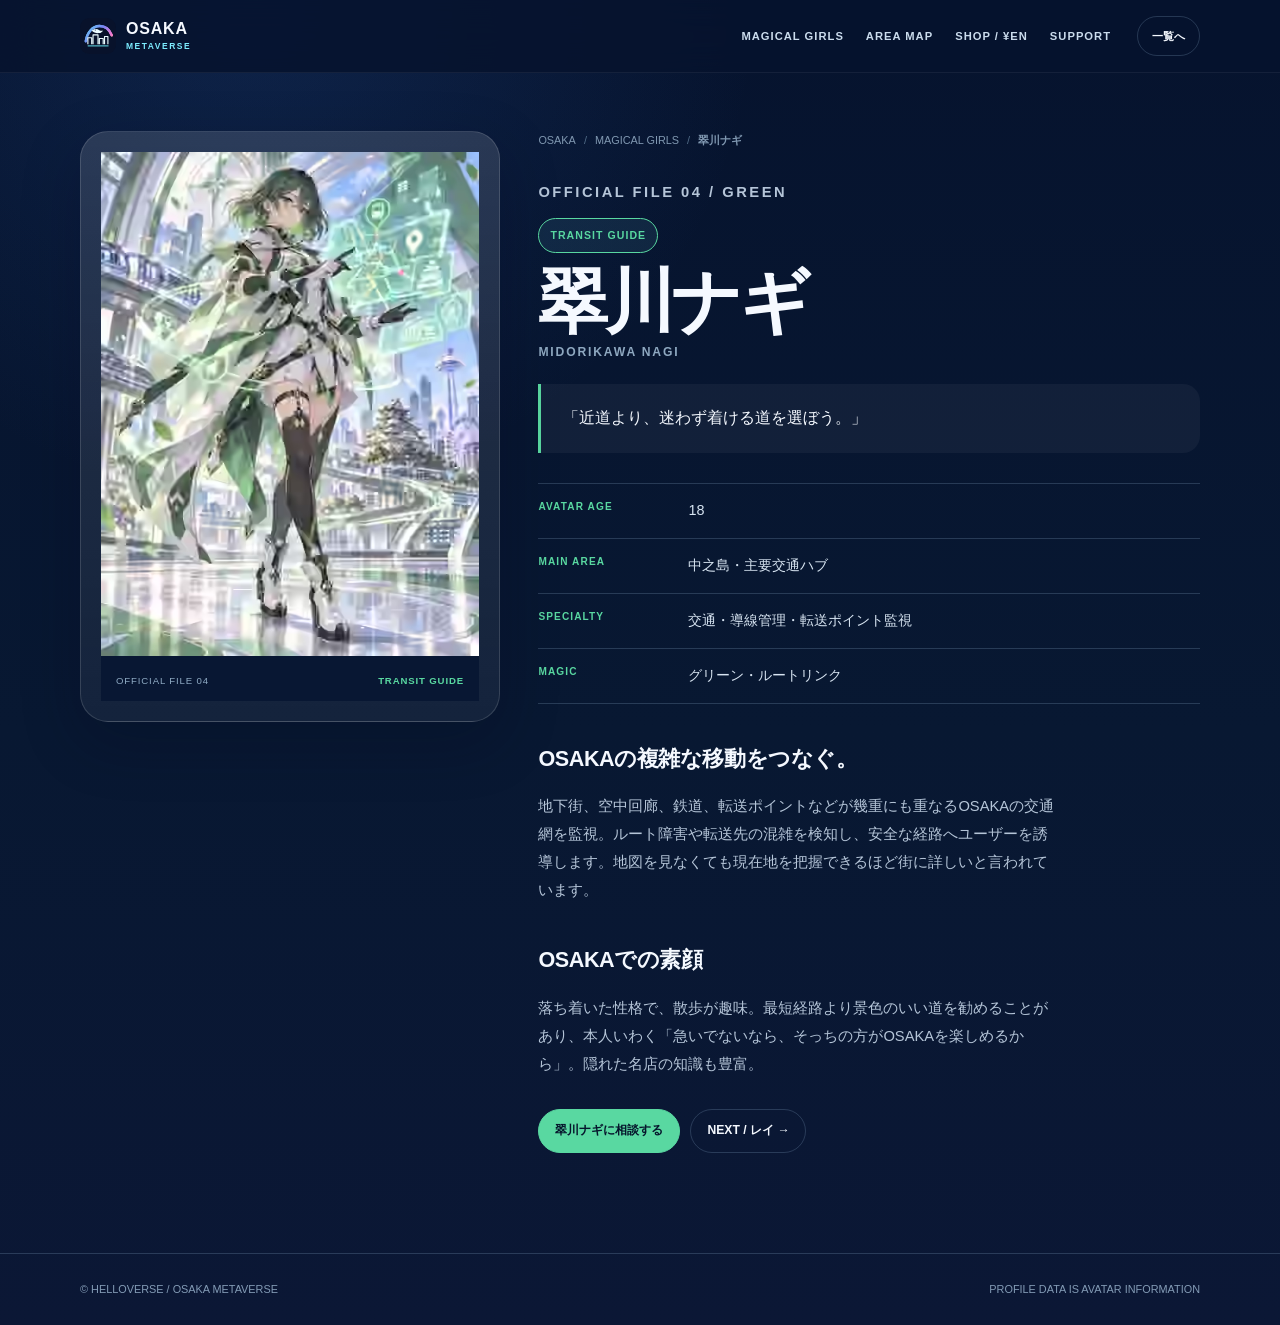
<file: characters/nagi.html>
<!doctype html><html lang="ja"><head><meta charset="utf-8"><meta name="viewport" content="width=device-width,initial-scale=1"><meta name="theme-color" content="#07142f"><meta name="description" content="OSAKA公式トラブルシューター 翠川ナギ のプロフィール。"><title>翠川ナギ | OSAKA Magical Girls</title><link rel="icon" href="../assets/osaka-mark.svg" type="image/svg+xml"><link rel="stylesheet" href="../css/portal.css">
<link rel="stylesheet" href="../css/visual-fix.css"></head><body class="subpage theme-nagi"><header class="portal-header"><div class="portal-shell portal-nav"><a class="portal-brand" href="../index.html"><img src="../assets/osaka-mark.svg" alt=""><span>OSAKA<small>METAVERSE</small></span></a><nav class="portal-links"><a href="index.html">MAGICAL GIRLS</a><a href="../map.html">AREA MAP</a><a href="../shop.html">SHOP / ¥EN</a><a href="../support.html">SUPPORT</a></nav><a class="portal-home" href="index.html">一覧へ</a></div></header><main><div class="portal-shell char-detail"><figure class="char-portrait"><img src="../assets/anime/nagi.webp" alt="翠川ナギの公式立ち絵" width="420" height="560"><figcaption class="portrait-caption"><span>OFFICIAL FILE 04</span><b>TRANSIT GUIDE</b></figcaption></figure><article class="char-copy"><div class="breadcrumb"><a href="../index.html">OSAKA</a><span>/</span><a href="index.html">MAGICAL GIRLS</a><span>/</span><strong>翠川ナギ</strong></div><p class="portal-kicker">OFFICIAL FILE 04 / GREEN</p><span class="role-pill">TRANSIT GUIDE</span><h1>翠川ナギ<span class="roman-name">MIDORIKAWA NAGI</span></h1><div class="quote-box">「近道より、迷わず着ける道を選ぼう。」</div><div class="profile-table"><div class="profile-row"><b>AVATAR AGE</b><span>18</span></div><div class="profile-row"><b>MAIN AREA</b><span>中之島・主要交通ハブ</span></div><div class="profile-row"><b>SPECIALTY</b><span>交通・導線管理・転送ポイント監視</span></div><div class="profile-row"><b>MAGIC</b><span>グリーン・ルートリンク</span></div></div><h2>OSAKAの複雑な移動をつなぐ。</h2><p>地下街、空中回廊、鉄道、転送ポイントなどが幾重にも重なるOSAKAの交通網を監視。ルート障害や転送先の混雑を検知し、安全な経路へユーザーを誘導します。地図を見なくても現在地を把握できるほど街に詳しいと言われています。</p><h2>OSAKAでの素顔</h2><p>落ち着いた性格で、散歩が趣味。最短経路より景色のいい道を勧めることがあり、本人いわく「急いでないなら、そっちの方がOSAKAを楽しめるから」。隠れた名店の知識も豊富。</p><div class="mini-actions"><a class="primary" href="../support.html?agent=nagi">翠川ナギに相談する</a><a href="rei.html">NEXT / レイ →</a></div></article></div></main><footer class="portal-footer"><div class="portal-shell"><span>© HELLOVERSE / OSAKA METAVERSE</span><span>PROFILE DATA IS AVATAR INFORMATION</span></div></footer></body></html>
</file>
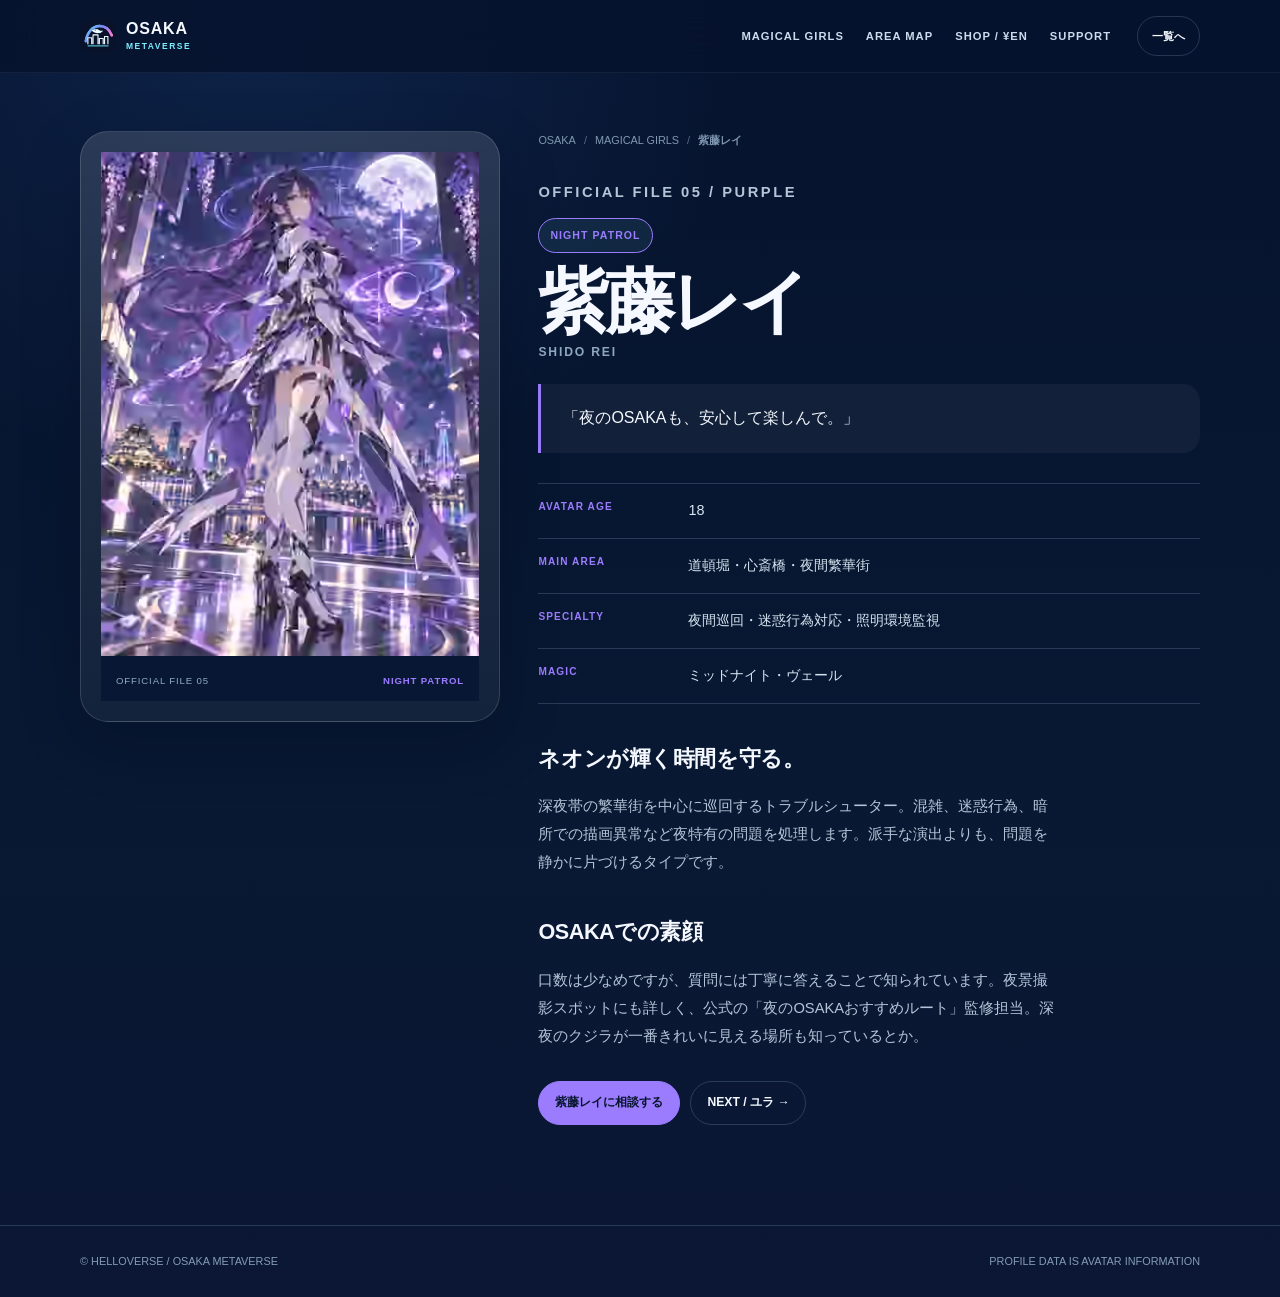
<file: characters/rei.html>
<!doctype html><html lang="ja"><head><meta charset="utf-8"><meta name="viewport" content="width=device-width,initial-scale=1"><meta name="theme-color" content="#07142f"><meta name="description" content="OSAKA公式トラブルシューター 紫藤レイ のプロフィール。"><title>紫藤レイ | OSAKA Magical Girls</title><link rel="icon" href="../assets/osaka-mark.svg" type="image/svg+xml"><link rel="stylesheet" href="../css/portal.css">
<link rel="stylesheet" href="../css/visual-fix.css"></head><body class="subpage theme-rei"><header class="portal-header"><div class="portal-shell portal-nav"><a class="portal-brand" href="../index.html"><img src="../assets/osaka-mark.svg" alt=""><span>OSAKA<small>METAVERSE</small></span></a><nav class="portal-links"><a href="index.html">MAGICAL GIRLS</a><a href="../map.html">AREA MAP</a><a href="../shop.html">SHOP / ¥EN</a><a href="../support.html">SUPPORT</a></nav><a class="portal-home" href="index.html">一覧へ</a></div></header><main><div class="portal-shell char-detail"><figure class="char-portrait"><img src="../assets/anime/rei.webp" alt="紫藤レイの公式立ち絵" width="420" height="560"><figcaption class="portrait-caption"><span>OFFICIAL FILE 05</span><b>NIGHT PATROL</b></figcaption></figure><article class="char-copy"><div class="breadcrumb"><a href="../index.html">OSAKA</a><span>/</span><a href="index.html">MAGICAL GIRLS</a><span>/</span><strong>紫藤レイ</strong></div><p class="portal-kicker">OFFICIAL FILE 05 / PURPLE</p><span class="role-pill">NIGHT PATROL</span><h1>紫藤レイ<span class="roman-name">SHIDO REI</span></h1><div class="quote-box">「夜のOSAKAも、安心して楽しんで。」</div><div class="profile-table"><div class="profile-row"><b>AVATAR AGE</b><span>18</span></div><div class="profile-row"><b>MAIN AREA</b><span>道頓堀・心斎橋・夜間繁華街</span></div><div class="profile-row"><b>SPECIALTY</b><span>夜間巡回・迷惑行為対応・照明環境監視</span></div><div class="profile-row"><b>MAGIC</b><span>ミッドナイト・ヴェール</span></div></div><h2>ネオンが輝く時間を守る。</h2><p>深夜帯の繁華街を中心に巡回するトラブルシューター。混雑、迷惑行為、暗所での描画異常など夜特有の問題を処理します。派手な演出よりも、問題を静かに片づけるタイプです。</p><h2>OSAKAでの素顔</h2><p>口数は少なめですが、質問には丁寧に答えることで知られています。夜景撮影スポットにも詳しく、公式の「夜のOSAKAおすすめルート」監修担当。深夜のクジラが一番きれいに見える場所も知っているとか。</p><div class="mini-actions"><a class="primary" href="../support.html?agent=rei">紫藤レイに相談する</a><a href="yura.html">NEXT / ユラ →</a></div></article></div></main><footer class="portal-footer"><div class="portal-shell"><span>© HELLOVERSE / OSAKA METAVERSE</span><span>PROFILE DATA IS AVATAR INFORMATION</span></div></footer></body></html>
</file>
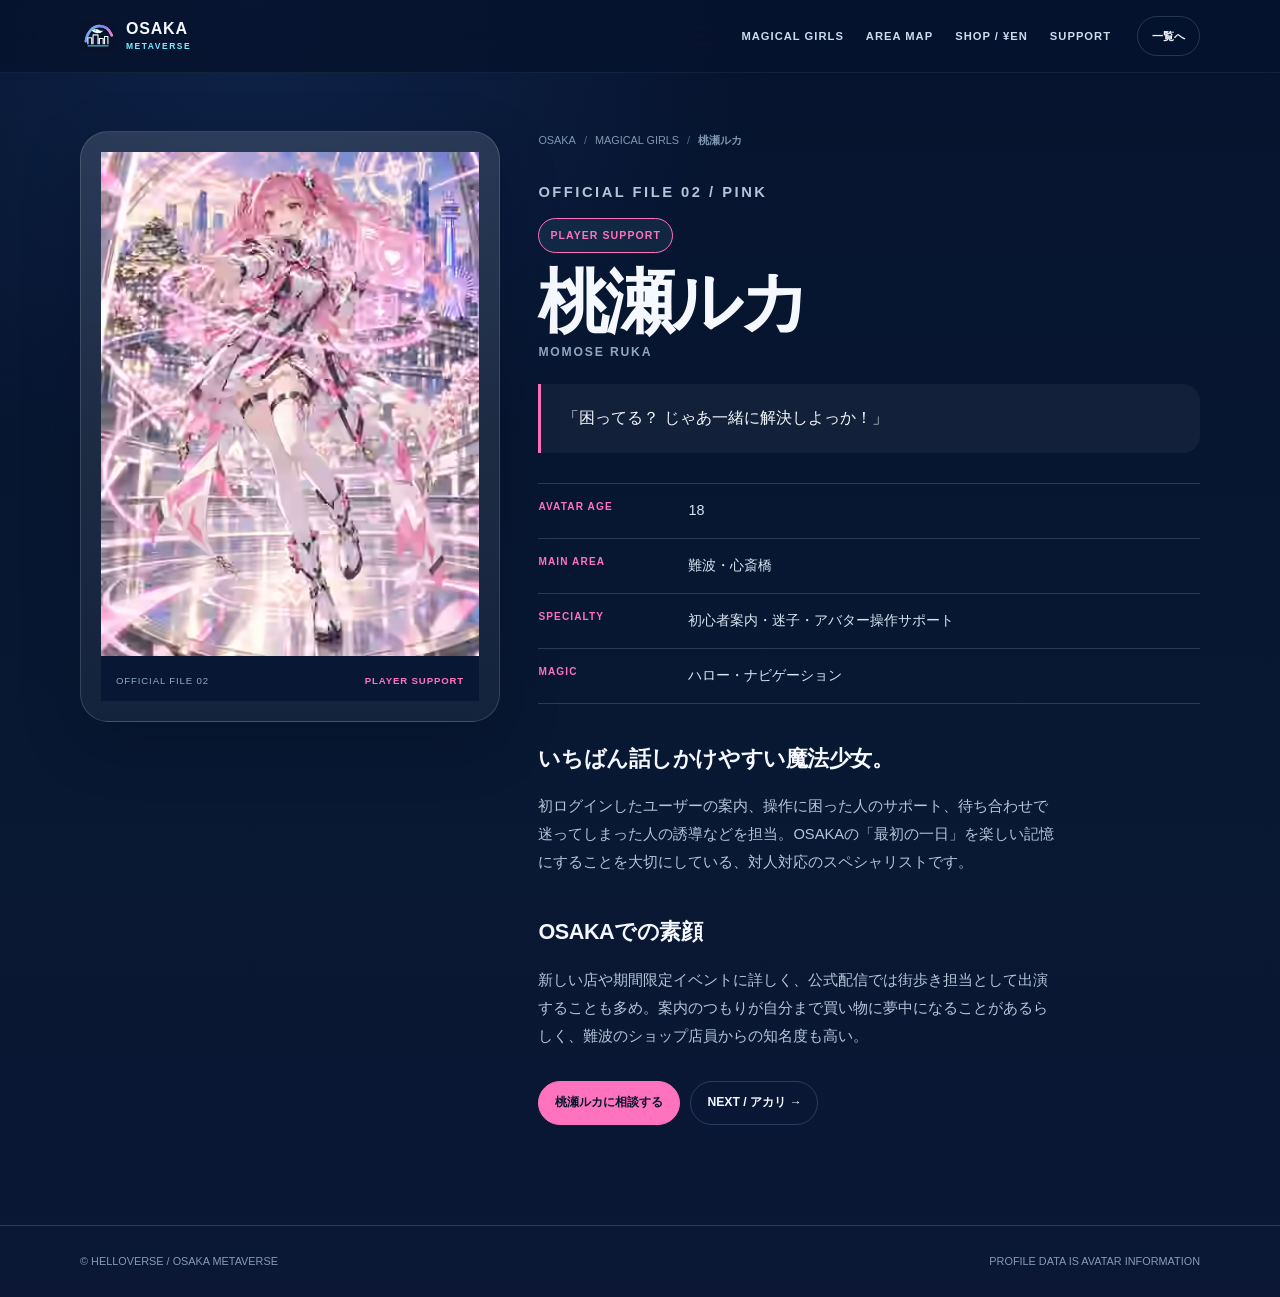
<file: characters/ruka.html>
<!doctype html><html lang="ja"><head><meta charset="utf-8"><meta name="viewport" content="width=device-width,initial-scale=1"><meta name="theme-color" content="#07142f"><meta name="description" content="OSAKA公式トラブルシューター 桃瀬ルカ のプロフィール。"><title>桃瀬ルカ | OSAKA Magical Girls</title><link rel="icon" href="../assets/osaka-mark.svg" type="image/svg+xml"><link rel="stylesheet" href="../css/portal.css">
<link rel="stylesheet" href="../css/visual-fix.css"></head><body class="subpage theme-ruka"><header class="portal-header"><div class="portal-shell portal-nav"><a class="portal-brand" href="../index.html"><img src="../assets/osaka-mark.svg" alt=""><span>OSAKA<small>METAVERSE</small></span></a><nav class="portal-links"><a href="index.html">MAGICAL GIRLS</a><a href="../map.html">AREA MAP</a><a href="../shop.html">SHOP / ¥EN</a><a href="../support.html">SUPPORT</a></nav><a class="portal-home" href="index.html">一覧へ</a></div></header><main><div class="portal-shell char-detail"><figure class="char-portrait"><img src="../assets/anime/ruka.webp" alt="桃瀬ルカの公式立ち絵" width="420" height="560"><figcaption class="portrait-caption"><span>OFFICIAL FILE 02</span><b>PLAYER SUPPORT</b></figcaption></figure><article class="char-copy"><div class="breadcrumb"><a href="../index.html">OSAKA</a><span>/</span><a href="index.html">MAGICAL GIRLS</a><span>/</span><strong>桃瀬ルカ</strong></div><p class="portal-kicker">OFFICIAL FILE 02 / PINK</p><span class="role-pill">PLAYER SUPPORT</span><h1>桃瀬ルカ<span class="roman-name">MOMOSE RUKA</span></h1><div class="quote-box">「困ってる？ じゃあ一緒に解決しよっか！」</div><div class="profile-table"><div class="profile-row"><b>AVATAR AGE</b><span>18</span></div><div class="profile-row"><b>MAIN AREA</b><span>難波・心斎橋</span></div><div class="profile-row"><b>SPECIALTY</b><span>初心者案内・迷子・アバター操作サポート</span></div><div class="profile-row"><b>MAGIC</b><span>ハロー・ナビゲーション</span></div></div><h2>いちばん話しかけやすい魔法少女。</h2><p>初ログインしたユーザーの案内、操作に困った人のサポート、待ち合わせで迷ってしまった人の誘導などを担当。OSAKAの「最初の一日」を楽しい記憶にすることを大切にしている、対人対応のスペシャリストです。</p><h2>OSAKAでの素顔</h2><p>新しい店や期間限定イベントに詳しく、公式配信では街歩き担当として出演することも多め。案内のつもりが自分まで買い物に夢中になることがあるらしく、難波のショップ店員からの知名度も高い。</p><div class="mini-actions"><a class="primary" href="../support.html?agent=ruka">桃瀬ルカに相談する</a><a href="akari.html">NEXT / アカリ →</a></div></article></div></main><footer class="portal-footer"><div class="portal-shell"><span>© HELLOVERSE / OSAKA METAVERSE</span><span>PROFILE DATA IS AVATAR INFORMATION</span></div></footer></body></html>
</file>
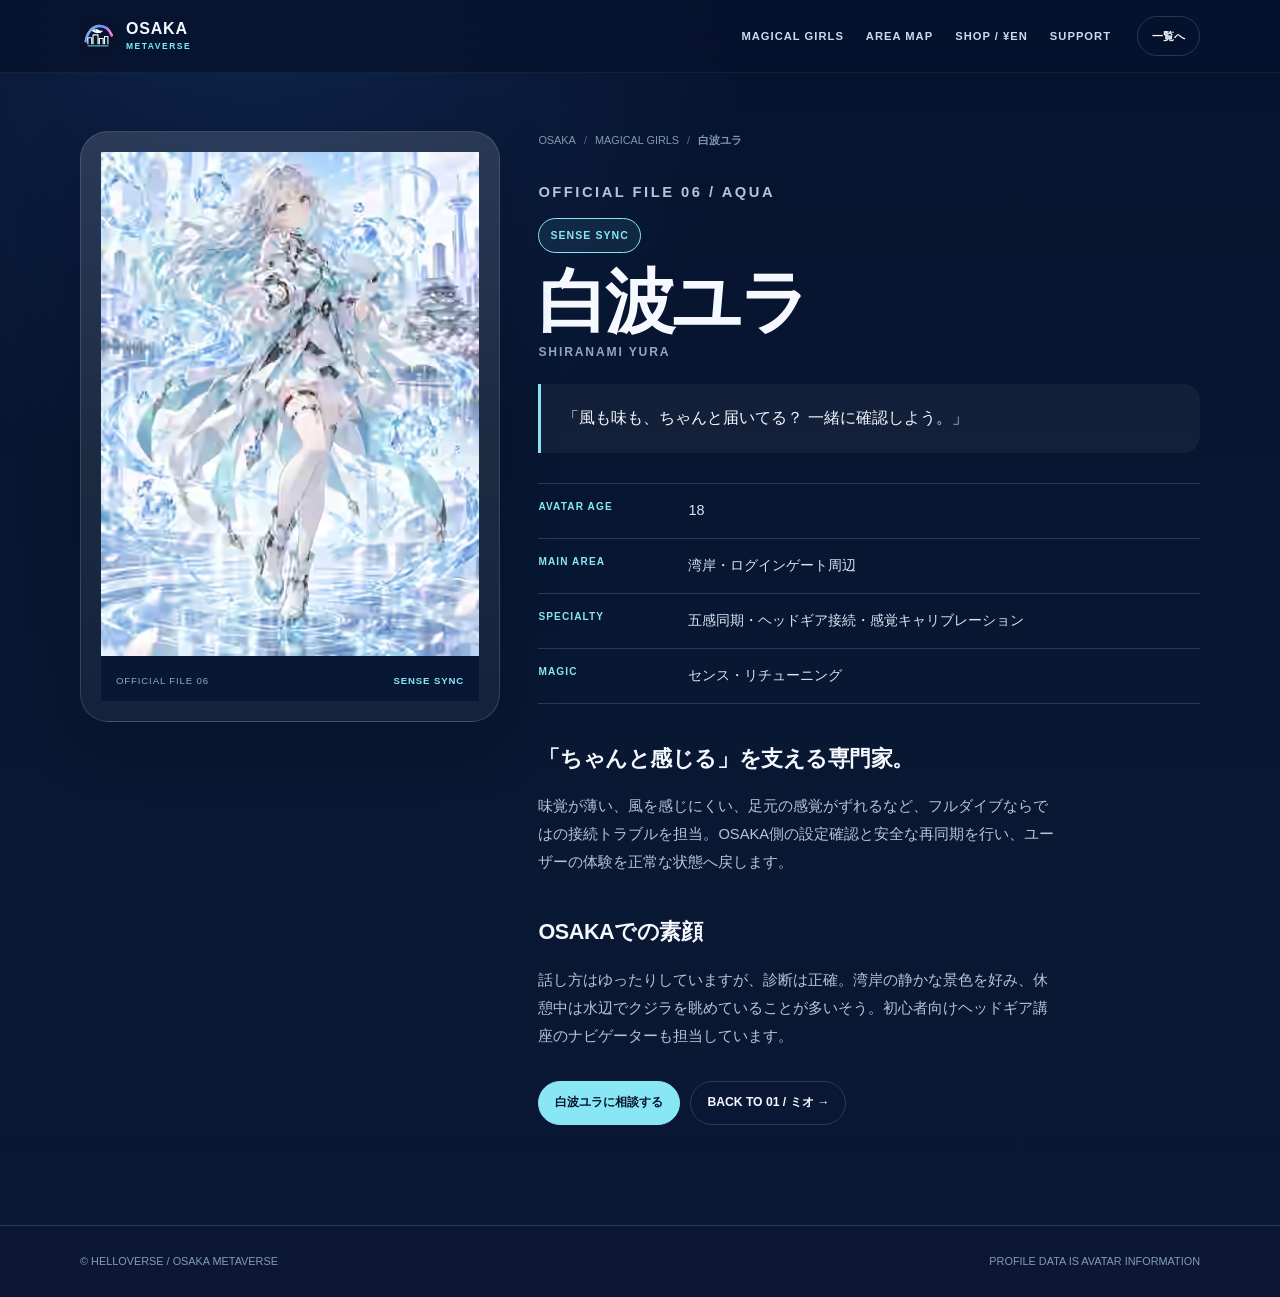
<file: characters/yura.html>
<!doctype html><html lang="ja"><head><meta charset="utf-8"><meta name="viewport" content="width=device-width,initial-scale=1"><meta name="theme-color" content="#07142f"><meta name="description" content="OSAKA公式トラブルシューター 白波ユラ のプロフィール。"><title>白波ユラ | OSAKA Magical Girls</title><link rel="icon" href="../assets/osaka-mark.svg" type="image/svg+xml"><link rel="stylesheet" href="../css/portal.css">
<link rel="stylesheet" href="../css/visual-fix.css"></head><body class="subpage theme-yura"><header class="portal-header"><div class="portal-shell portal-nav"><a class="portal-brand" href="../index.html"><img src="../assets/osaka-mark.svg" alt=""><span>OSAKA<small>METAVERSE</small></span></a><nav class="portal-links"><a href="index.html">MAGICAL GIRLS</a><a href="../map.html">AREA MAP</a><a href="../shop.html">SHOP / ¥EN</a><a href="../support.html">SUPPORT</a></nav><a class="portal-home" href="index.html">一覧へ</a></div></header><main><div class="portal-shell char-detail"><figure class="char-portrait"><img src="../assets/anime/yura.webp" alt="白波ユラの公式立ち絵" width="420" height="560"><figcaption class="portrait-caption"><span>OFFICIAL FILE 06</span><b>SENSE SYNC</b></figcaption></figure><article class="char-copy"><div class="breadcrumb"><a href="../index.html">OSAKA</a><span>/</span><a href="index.html">MAGICAL GIRLS</a><span>/</span><strong>白波ユラ</strong></div><p class="portal-kicker">OFFICIAL FILE 06 / AQUA</p><span class="role-pill">SENSE SYNC</span><h1>白波ユラ<span class="roman-name">SHIRANAMI YURA</span></h1><div class="quote-box">「風も味も、ちゃんと届いてる？ 一緒に確認しよう。」</div><div class="profile-table"><div class="profile-row"><b>AVATAR AGE</b><span>18</span></div><div class="profile-row"><b>MAIN AREA</b><span>湾岸・ログインゲート周辺</span></div><div class="profile-row"><b>SPECIALTY</b><span>五感同期・ヘッドギア接続・感覚キャリブレーション</span></div><div class="profile-row"><b>MAGIC</b><span>センス・リチューニング</span></div></div><h2>「ちゃんと感じる」を支える専門家。</h2><p>味覚が薄い、風を感じにくい、足元の感覚がずれるなど、フルダイブならではの接続トラブルを担当。OSAKA側の設定確認と安全な再同期を行い、ユーザーの体験を正常な状態へ戻します。</p><h2>OSAKAでの素顔</h2><p>話し方はゆったりしていますが、診断は正確。湾岸の静かな景色を好み、休憩中は水辺でクジラを眺めていることが多いそう。初心者向けヘッドギア講座のナビゲーターも担当しています。</p><div class="mini-actions"><a class="primary" href="../support.html?agent=yura">白波ユラに相談する</a><a href="mio.html">BACK TO 01 / ミオ →</a></div></article></div></main><footer class="portal-footer"><div class="portal-shell"><span>© HELLOVERSE / OSAKA METAVERSE</span><span>PROFILE DATA IS AVATAR INFORMATION</span></div></footer></body></html>
</file>
<file: css/style.css>
:root{--bg:#07142f;--bg2:#0b1d42;--panel:#0d234d;--ink:#f4f9ff;--muted:#b7c6da;--line:rgba(181,218,255,.18);--cyan:#7cecff;--blue:#6e8cff;--pink:#ff78c9;--gold:#ffd26b;--mio:#5aa8ff;--ruka:#ff72bd;--akari:#ffc94f;--nagi:#59d8a1;--rei:#9b7cff;--yura:#89e7f5;--shadow:0 24px 70px rgba(0,0,0,.28)}*{box-sizing:border-box}html{scroll-behavior:smooth}body{margin:0;background:linear-gradient(180deg,#06122d 0%,#081734 38%,#0b1735 100%);color:var(--ink);font-family:Inter,"Noto Sans JP","Hiragino Sans","Yu Gothic",Meiryo,sans-serif;font-feature-settings:"palt" 1;line-height:1.75;overflow-x:hidden}body.menu-open{overflow:hidden}a{color:inherit}img{max-width:100%}.shell{width:min(1180px,calc(100% - 48px));margin:auto;position:relative}.cursor-glow{position:fixed;width:340px;height:340px;border-radius:50%;background:radial-gradient(circle,rgba(124,236,255,.09),transparent 68%);transform:translate(-50%,-50%);pointer-events:none;z-index:90}.site-header{position:fixed;inset:0 0 auto;z-index:100;background:rgba(5,15,38,.78);backdrop-filter:blur(18px);border-bottom:1px solid rgba(255,255,255,.06)}.nav-wrap{min-height:76px;display:flex;align-items:center;gap:24px}.brand{display:flex;align-items:center;gap:10px;text-decoration:none;min-width:max-content}.brand img{width:40px;height:40px}.brand span{display:flex;flex-direction:column;line-height:1}.brand strong{font-size:1rem;letter-spacing:.12em}.brand small{margin-top:5px;color:var(--cyan);font-size:.55rem;letter-spacing:.2em}.global-nav{display:flex;gap:24px;margin-left:auto}.global-nav a{text-decoration:none;color:#cfdded;font-size:.72rem;font-weight:800;letter-spacing:.1em}.global-nav a:hover,.global-nav a:focus-visible{color:#fff}.nav-support{min-height:42px;display:inline-flex;align-items:center;padding:0 15px;border:1px solid rgba(124,236,255,.35);border-radius:999px;text-decoration:none;font-size:.75rem;font-weight:800;background:rgba(124,236,255,.08)}.osaka-time{padding-left:18px;border-left:1px solid var(--line);display:flex;flex-direction:column;align-items:flex-end;line-height:1.35}.osaka-time span{font-size:.5rem;letter-spacing:.15em;color:#8fa7c2}.osaka-time strong{font-size:.8rem;color:var(--cyan);font-variant-numeric:tabular-nums}.menu-button{display:none;margin-left:auto;border:1px solid var(--line);background:#102653;color:#fff;border-radius:999px;padding:10px 14px;font-weight:800}.hero{position:relative;min-height:760px;padding:124px 0 72px;display:flex;align-items:center;overflow:hidden}.hero-bg{position:absolute;inset:0;background:radial-gradient(circle at 78% 18%,rgba(126,127,255,.16),transparent 28%),radial-gradient(circle at 16% 42%,rgba(124,236,255,.09),transparent 30%);pointer-events:none}.hero-layout{display:grid;grid-template-columns:.9fr 1.1fr;gap:58px;align-items:center}.eyebrow,.section-kicker{margin:0;color:var(--cyan);font-size:.68rem;font-weight:900;letter-spacing:.17em}.hero h1,.section-heading h2,.login-copy h2,.closing h2{margin:15px 0 0;line-height:1.08;letter-spacing:-.048em;text-wrap:balance}.hero h1{font-size:clamp(2.9rem,5.7vw,5.5rem)}.hero h1 span,.section-heading h2 span,.login-copy h2 span{color:transparent;background:linear-gradient(90deg,#fff,var(--cyan) 45%,#b9a8ff);background-clip:text}.lead{max-width:64ch;margin:26px 0 0;color:#c9d6e6;font-size:1rem;line-height:1.95}.hero-actions{display:flex;gap:12px;flex-wrap:wrap;margin-top:30px}.button{min-height:48px;display:inline-flex;align-items:center;justify-content:center;gap:10px;padding:0 20px;border-radius:999px;text-decoration:none;font-size:.82rem;font-weight:900;transition:.22s;border:1px solid transparent}.button:after{content:"→"}.button:hover{transform:translateY(-2px)}.button.primary{background:linear-gradient(135deg,var(--cyan),#d3fbff);color:#06162c;box-shadow:0 12px 35px rgba(124,236,255,.16)}.button.secondary{border-color:var(--line);background:rgba(255,255,255,.045)}.button.secondary:hover{border-color:rgba(124,236,255,.55);background:rgba(124,236,255,.08)}.hero-note{margin:18px 0 0;color:#8fa4bd;font-size:.76rem}.hero-visual{position:relative}.keyvisual{margin:0;border-radius:26px;overflow:hidden;border:1px solid rgba(203,235,255,.22);background:#0c1f48;box-shadow:var(--shadow)}.keyvisual img{width:100%;display:block;aspect-ratio:16/9;object-fit:cover}.keyvisual figcaption{padding:14px 17px;display:flex;align-items:center;justify-content:space-between;gap:12px;background:linear-gradient(90deg,#0c2149,#151946)}.keyvisual figcaption span{font-size:.59rem;letter-spacing:.13em;color:#9cc3da}.keyvisual figcaption strong{font-size:.7rem;letter-spacing:.1em;color:var(--cyan)}.visual-chip{position:absolute;right:-18px;top:-20px;padding:12px 15px;border-radius:15px;background:rgba(7,20,47,.9);border:1px solid rgba(124,236,255,.25);backdrop-filter:blur(12px);box-shadow:0 12px 30px rgba(0,0,0,.25)}.visual-chip b{display:block;font-size:1.15rem}.visual-chip span{font-size:.58rem;color:#a6bdd3}.particles{position:absolute;inset:0;pointer-events:none}.particle{position:absolute;width:3px;height:3px;border-radius:50%;background:#c6f9ff;box-shadow:0 0 11px var(--cyan);opacity:var(--o);animation:float var(--d) linear infinite}.facts{border-block:1px solid var(--line);background:rgba(9,25,58,.74)}.facts-grid{display:grid;grid-template-columns:repeat(4,1fr)}.facts-grid>div{padding:23px 24px;border-right:1px solid var(--line)}.facts-grid>div:last-child{border-right:0}.facts strong{display:block;font-size:.78rem;letter-spacing:.1em}.facts span{display:block;margin-top:3px;color:#91a8c0;font-size:.72rem}.section{padding:104px 0}.section-heading{display:grid;grid-template-columns:1.15fr .85fr;gap:64px;align-items:end}.section-heading h2,.login-copy h2{font-size:clamp(2.35rem,4.5vw,4.2rem)}.section-heading>p{margin:0;max-width:65ch;color:var(--muted);line-height:1.9}.world{background:radial-gradient(circle at 8% 30%,rgba(91,137,255,.09),transparent 28%)}.world-cards{display:grid;grid-template-columns:repeat(3,1fr);gap:16px;margin-top:44px}.world-card{min-height:285px;padding:28px;border:1px solid var(--line);border-radius:22px;background:linear-gradient(145deg,rgba(20,45,91,.72),rgba(9,23,54,.7));display:flex;flex-direction:column;justify-content:flex-end}.world-card.sky-card{background:radial-gradient(circle at 78% 18%,rgba(255,112,203,.16),transparent 27%),linear-gradient(145deg,#143666,#15194d)}.world-card>span{color:var(--cyan);font-size:.62rem;font-weight:900;letter-spacing:.15em}.world-card h3{margin:8px 0 10px;font-size:1.45rem;letter-spacing:-.02em}.world-card p{margin:0;color:#afc1d5;font-size:.88rem;line-height:1.85}.inline-link{margin-top:24px;text-align:right}.inline-link a{font-size:.82rem;font-weight:900;text-decoration:none;color:#dffbff}.inline-link span{color:var(--cyan);margin-left:7px}.magical{background:linear-gradient(180deg,rgba(18,18,61,.3),rgba(8,24,55,.1))}.roster{display:grid;grid-template-columns:repeat(3,1fr);gap:18px;margin-top:46px}.member{--accent:var(--cyan);position:relative;display:block;overflow:hidden;min-height:430px;border:1px solid var(--line);border-radius:23px;background:#0c1c3d;text-decoration:none;transition:.25s;box-shadow:0 12px 35px rgba(0,0,0,.12)}.member:hover{transform:translateY(-5px);border-color:var(--accent);box-shadow:0 25px 55px rgba(0,0,0,.24)}.member img{width:100%;height:100%;min-height:430px;display:block;object-fit:cover;position:absolute;inset:0}.member>div{position:absolute;left:0;right:0;bottom:0;padding:80px 22px 21px;background:linear-gradient(transparent,rgba(4,12,31,.86) 45%,rgba(4,12,31,.98));border-bottom:3px solid var(--accent)}.member span{font-size:.6rem;letter-spacing:.13em;color:var(--accent);font-weight:900}.member h3{margin:4px 0 2px;font-size:1.45rem}.member p{margin:0;color:#afc0d4;font-size:.78rem}.member.mio{--accent:var(--mio)}.member.ruka{--accent:var(--ruka)}.member.akari{--accent:var(--akari)}.member.nagi{--accent:var(--nagi)}.member.rei{--accent:var(--rei)}.member.yura{--accent:var(--yura)}.section-action{display:flex;justify-content:center;margin-top:30px}.guide{background:radial-gradient(circle at 82% 15%,rgba(133,113,255,.1),transparent 28%)}.section-heading.compact{max-width:970px}.guide-grid{display:grid;grid-template-columns:repeat(3,1fr);gap:16px;margin-top:42px}.guide-card{min-height:260px;display:grid;grid-template-columns:auto 1fr auto;gap:18px;align-items:start;padding:26px;border:1px solid var(--line);border-radius:22px;text-decoration:none;background:rgba(255,255,255,.035);transition:.24s}.guide-card:hover{transform:translateY(-4px);background:rgba(124,236,255,.065);border-color:rgba(124,236,255,.38)}.guide-num{width:39px;height:39px;border-radius:12px;display:grid;place-items:center;background:rgba(124,236,255,.1);color:var(--cyan);font-weight:900;font-size:.72rem}.guide-card small{color:#8eabc4;font-size:.59rem;letter-spacing:.14em}.guide-card h3{font-size:1.35rem;margin:7px 0 9px}.guide-card p{margin:0;color:#aebfd2;font-size:.84rem;line-height:1.75}.guide-card>b{color:var(--cyan);font-size:1.3rem}.login{background:linear-gradient(135deg,#0b2c58,#171646 60%,#25163f)}.login-layout{display:grid;grid-template-columns:1fr .9fr;gap:70px;align-items:center}.login-copy p:last-child{max-width:62ch;margin:24px 0 0;color:#bdc9db;line-height:1.9}.login-steps{list-style:none;margin:0;padding:0;border-top:1px solid var(--line)}.login-steps li{display:grid;grid-template-columns:55px 1fr;gap:18px;padding:20px 0;border-bottom:1px solid var(--line)}.login-steps li>b{color:var(--cyan);font-size:.72rem}.login-steps div{display:flex;flex-direction:column;gap:3px}.login-steps strong{font-size:.92rem;letter-spacing:.07em}.login-steps span{font-size:.8rem;color:#9db2ca}.closing{padding:84px 0 105px}.closing-box{padding:58px 30px;border:1px solid var(--line);border-radius:28px;text-align:center;background:radial-gradient(circle at 50% 0,rgba(124,236,255,.13),transparent 35%),rgba(255,255,255,.025)}.closing h2{font-size:clamp(2.5rem,5vw,4.6rem);margin:12px 0 28px}.closing-box>div{display:flex;justify-content:center;gap:12px;flex-wrap:wrap}footer{border-top:1px solid var(--line);padding:32px 0;color:#8fa4bc}.footer-grid{display:grid;grid-template-columns:1fr auto auto;gap:30px;align-items:center}.footer-brand{display:flex;align-items:center;gap:11px}.footer-brand img{width:34px}.footer-brand div{display:flex;flex-direction:column}.footer-brand strong{font-size:.75rem;letter-spacing:.09em;color:#d8e8f7}.footer-brand span{font-size:.58rem;color:var(--cyan)}footer nav{display:flex;gap:17px}footer nav a{font-size:.63rem;font-weight:800;text-decoration:none}footer p{margin:0;font-size:.67rem;text-align:right}footer small{color:#647d99}.reveal{opacity:0;transform:translateY(20px);transition:opacity .7s ease,transform .7s ease}.reveal.visible{opacity:1;transform:none}@keyframes float{from{transform:translateY(80px)}to{transform:translateY(-780px)}}@media(max-width:960px){.global-nav,.osaka-time{display:none}.nav-support{margin-left:auto}.menu-button{display:block;margin-left:0}.global-nav.open{display:flex;position:fixed;top:76px;left:0;right:0;min-height:calc(100vh - 76px);padding:40px 24px;background:#07142ff5;flex-direction:column;gap:25px}.global-nav.open a{font-size:1.15rem}.hero{min-height:auto}.hero-layout{grid-template-columns:1fr;gap:36px}.hero-copy{max-width:760px}.hero-visual{max-width:760px}.visual-chip{right:12px}.section-heading{grid-template-columns:1fr;gap:20px}.roster{grid-template-columns:repeat(2,1fr)}.guide-grid{grid-template-columns:1fr}.login-layout{grid-template-columns:1fr;gap:35px}.footer-grid{grid-template-columns:1fr 1fr}.footer-grid>p{grid-column:1/-1;text-align:left}}@media(max-width:680px){.shell{width:min(100% - 30px,1180px)}.nav-wrap{min-height:68px}.nav-support{display:none}.global-nav.open{top:68px;min-height:calc(100vh - 68px)}.hero{padding:104px 0 54px}.hero h1{font-size:clamp(2.65rem,13vw,4rem)}.lead{font-size:.94rem}.keyvisual{border-radius:19px}.keyvisual figcaption{align-items:flex-start;flex-direction:column;gap:2px}.visual-chip{display:none}.facts-grid{grid-template-columns:1fr 1fr}.facts-grid>div{padding:17px 16px}.facts-grid>div:nth-child(2){border-right:0}.facts-grid>div:nth-child(-n+2){border-bottom:1px solid var(--line)}.section{padding:76px 0}.world-cards,.roster{grid-template-columns:1fr}.member{min-height:500px}.member img{min-height:500px}.guide-card{min-height:auto}.footer-grid{grid-template-columns:1fr}.footer-grid>p{grid-column:auto}footer nav{flex-wrap:wrap}footer p{text-align:left}.cursor-glow{display:none}}@media(prefers-reduced-motion:reduce){*{scroll-behavior:auto!important;animation:none!important;transition:none!important}.reveal{opacity:1;transform:none}.cursor-glow{display:none}}
</file>
<file: css/visual-fix.css>
:root{
  --jp-font:"Noto Sans JP","Hiragino Sans","Yu Gothic UI","Yu Gothic",system-ui,sans-serif;
}
body{font-family:var(--jp-font);}
.hero-layout{align-items:center;gap:clamp(1.5rem,3vw,3rem)}
.hero-visual{min-width:0}
.keyvisual{margin:0;padding:clamp(12px,1.6vw,18px);border-radius:28px;background:linear-gradient(180deg,rgba(255,255,255,.14),rgba(255,255,255,.06));border:1px solid rgba(255,255,255,.12);box-shadow:0 24px 80px rgba(7,14,45,.34)}
.keyvisual img{display:block;width:100%;height:auto;max-width:min(100%,860px);margin-inline:auto;border-radius:20px;object-fit:contain!important;object-position:center center!important;image-rendering:auto}
.keyvisual figcaption{display:flex;justify-content:space-between;gap:1rem;flex-wrap:wrap;padding-top:.9rem}
.roster{display:grid;grid-template-columns:repeat(3,minmax(0,1fr));gap:clamp(1rem,2vw,1.5rem)}
.member{display:flex;flex-direction:column;overflow:hidden;min-width:0}
.member img{display:block;width:100%;height:clamp(340px,34vw,460px)!important;object-fit:contain!important;object-position:center top!important;padding:14px 14px 0;background:radial-gradient(circle at 50% 18%,rgba(255,255,255,.16),rgba(255,255,255,.03));position:relative!important;inset:auto!important;min-height:0!important}
.member>div{position:relative!important;left:auto!important;right:auto!important;bottom:auto!important;padding:1rem 1.1rem 1.2rem!important;background:linear-gradient(180deg,rgba(4,12,31,.7),rgba(4,12,31,.98))!important;margin-top:auto;border-bottom:3px solid var(--accent)}
.portal-grid{display:grid;grid-template-columns:repeat(3,minmax(0,1fr));gap:clamp(1rem,2vw,1.5rem)}
.char-card{overflow:hidden;display:flex;flex-direction:column;min-width:0;min-height:0!important}
.char-card img{display:block;width:100%;height:clamp(360px,36vw,500px)!important;object-fit:contain!important;object-position:center top!important;padding:18px 18px 0;background:radial-gradient(circle at 50% 16%,rgba(255,255,255,.16),rgba(255,255,255,.03))}
.char-meta{position:relative!important;left:auto!important;right:auto!important;bottom:auto!important;padding:1rem 1.1rem 1.2rem!important;background:linear-gradient(180deg,rgba(4,12,31,.65),rgba(4,12,31,.98))!important;margin-top:auto}
.char-detail{display:grid;grid-template-columns:minmax(280px,420px) minmax(0,1fr);gap:clamp(1.5rem,3vw,3rem);align-items:start}
.char-portrait{margin:0;position:sticky;top:88px;padding:clamp(16px,2vw,20px);border-radius:28px;background:linear-gradient(180deg,rgba(255,255,255,.13),rgba(255,255,255,.05));border:1px solid rgba(255,255,255,.14);box-shadow:0 20px 60px rgba(4,8,29,.24);overflow:visible!important}
.char-portrait img{display:block;width:100%;height:auto!important;max-height:min(78vh,820px);margin-inline:auto;object-fit:contain!important;object-position:center top!important}
.portrait-caption{padding-top:1rem}
.char-copy{min-width:0}
.char-copy h1 .roman-name{display:block;margin-top:.45rem}
.profile-table{max-width:42rem}
@media(max-width:980px){.roster,.portal-grid{grid-template-columns:repeat(2,minmax(0,1fr))}.char-detail{grid-template-columns:1fr}.char-portrait{position:relative;top:auto;max-width:520px;width:100%;margin-inline:auto}}
@media(max-width:680px){.roster,.portal-grid{grid-template-columns:1fr}.member img,.char-card img{height:min(92vw,520px)!important}.keyvisual{padding:10px}.keyvisual img{max-width:100%}}

/* High-resolution anime artwork replacements */
.keyvisual>img,.member>img,.char-card>img,.char-portrait>img{position:absolute!important;width:1px!important;height:1px!important;min-height:0!important;max-height:none!important;opacity:0!important;pointer-events:none}
.keyvisual::before{content:"";display:block;width:100%;aspect-ratio:800/450;border-radius:20px;background:center/contain no-repeat url("../assets/anime-hq/keyvisual.avif")}
.member::before,.char-card::before{content:"";display:block;width:100%;height:clamp(340px,34vw,460px);flex:0 0 auto;background-position:center top;background-size:contain;background-repeat:no-repeat;background-color:rgba(255,255,255,.025)}
.char-card::before{height:clamp(360px,36vw,500px)}
.member.mio::before,.char-card.mio::before{background-image:url("../assets/anime-hq/mio.avif")}.member.ruka::before,.char-card.ruka::before{background-image:url("../assets/anime-hq/ruka.avif")}.member.akari::before,.char-card.akari::before{background-image:url("../assets/anime-hq/akari.avif")}.member.nagi::before,.char-card.nagi::before{background-image:url("../assets/anime-hq/nagi.avif")}.member.rei::before,.char-card.rei::before{background-image:url("../assets/anime-hq/rei.avif")}.member.yura::before,.char-card.yura::before{background-image:url("../assets/anime-hq/yura.avif")}
.char-portrait::before{content:"";display:block;width:100%;aspect-ratio:3/4;background-position:center top;background-size:contain;background-repeat:no-repeat}
.theme-mio .char-portrait::before{background-image:url("../assets/anime-hq/mio.avif")}.theme-ruka .char-portrait::before{background-image:url("../assets/anime-hq/ruka.avif")}.theme-akari .char-portrait::before{background-image:url("../assets/anime-hq/akari.avif")}.theme-nagi .char-portrait::before{background-image:url("../assets/anime-hq/nagi.avif")}.theme-rei .char-portrait::before{background-image:url("../assets/anime-hq/rei.avif")}.theme-yura .char-portrait::before{background-image:url("../assets/anime-hq/yura.avif")}
@media(max-width:680px){.member::before,.char-card::before{height:min(92vw,520px)}}
</file>
<file: css/portal.css>
:root{--portal-bg:#07142f;--portal-panel:#0d2046;--portal-line:rgba(183,220,255,.18);--portal-text:#f5f9ff;--portal-muted:#b5c5d8;--portal-cyan:#7cecff;--portal-pink:#ff78c9;--portal-yellow:#ffd266;--portal-green:#5cdda8;--portal-purple:#a48aff;--portal-white:#dffbff;--accent:var(--portal-cyan);--shadow:0 24px 70px rgba(0,0,0,.28)}*{box-sizing:border-box}html{scroll-behavior:smooth}body.subpage{margin:0;background:radial-gradient(circle at 20% 0,rgba(49,104,190,.19),transparent 30%),linear-gradient(180deg,#06132e,#081832 55%,#0b1735);color:var(--portal-text);font-family:Inter,"Noto Sans JP","Hiragino Sans","Yu Gothic",Meiryo,sans-serif;font-feature-settings:"palt" 1;line-height:1.8;min-height:100vh}body.theme-mio{--accent:#5aa8ff}body.theme-ruka{--accent:#ff72bd}body.theme-akari{--accent:#ffc94f}body.theme-nagi{--accent:#59d8a1}body.theme-rei{--accent:#9b7cff}body.theme-yura{--accent:#89e7f5}a{color:inherit}img{max-width:100%}.portal-shell{width:min(1120px,calc(100% - 44px));margin:auto}.portal-header{position:sticky;top:0;z-index:50;background:rgba(6,19,46,.86);backdrop-filter:blur(18px);border-bottom:1px solid rgba(255,255,255,.06)}.portal-nav{min-height:72px;display:flex;align-items:center;gap:26px}.portal-brand{display:flex;align-items:center;gap:10px;text-decoration:none;font-weight:900;letter-spacing:.05em;line-height:1}.portal-brand img{width:36px;height:36px}.portal-brand small{display:block;margin-top:5px;font-size:.53rem;color:var(--portal-cyan);letter-spacing:.18em}.portal-links{display:flex;gap:22px;margin-left:auto;font-size:.7rem;font-weight:800;letter-spacing:.09em}.portal-links a{text-decoration:none;color:#cbdced}.portal-links a:hover,.portal-links a:focus-visible{color:#fff}.portal-home{min-height:40px;display:inline-flex;align-items:center;border:1px solid var(--portal-line);border-radius:99px;padding:0 14px;text-decoration:none;font-size:.7rem;font-weight:800}.portal-hero{padding:78px 0 38px}.portal-kicker{margin:0 0 11px;color:var(--accent);font-weight:900;font-size:.65rem;letter-spacing:.17em}.portal-hero h1{font-size:clamp(2.5rem,5.7vw,5.2rem);line-height:1.04;letter-spacing:-.05em;margin:0;max-width:900px;text-wrap:balance}.portal-hero h1 span{color:transparent;background:linear-gradient(90deg,#fff,var(--accent));background-clip:text}.portal-lead{max-width:66ch;color:var(--portal-muted);line-height:1.9;font-size:.96rem;margin:22px 0 0}.portal-grid{display:grid;grid-template-columns:repeat(3,1fr);gap:18px;padding:24px 0 94px}.char-card{--card-accent:var(--portal-cyan);position:relative;overflow:hidden;border:1px solid var(--portal-line);background:#0b1b3d;border-radius:23px;text-decoration:none;transition:.25s;min-height:430px;box-shadow:0 12px 35px rgba(0,0,0,.12)}.char-card:hover{transform:translateY(-5px);border-color:var(--card-accent);box-shadow:var(--shadow)}.char-card img{position:absolute;inset:0;width:100%;height:100%;object-fit:cover}.char-card.mio{--card-accent:#5aa8ff}.char-card.ruka{--card-accent:#ff72bd}.char-card.akari{--card-accent:#ffc94f}.char-card.nagi{--card-accent:#59d8a1}.char-card.rei{--card-accent:#9b7cff}.char-card.yura{--card-accent:#89e7f5}.char-meta{position:absolute;left:0;right:0;bottom:0;padding:76px 21px 20px;background:linear-gradient(transparent,rgba(5,14,35,.86) 42%,rgba(5,14,35,.98));border-bottom:3px solid var(--card-accent)}.char-role{font-size:.59rem;letter-spacing:.13em;font-weight:900;color:var(--card-accent)}.char-meta h2{font-size:1.45rem;margin:4px 0 3px}.char-meta p{margin:0;color:#b9c9da;font-size:.78rem;line-height:1.65}.char-detail{display:grid;grid-template-columns:minmax(300px,.85fr) minmax(0,1.15fr);gap:64px;align-items:start;padding:58px 0 100px}.char-portrait{position:sticky;top:100px;border:1px solid var(--portal-line);border-radius:28px;overflow:hidden;background:#0b1838;box-shadow:var(--shadow)}.char-portrait img{display:block;width:100%;aspect-ratio:3/4;object-fit:cover}.portrait-caption{display:flex;justify-content:space-between;gap:12px;padding:12px 15px;background:#081733;color:#8eaac3;font-size:.6rem;letter-spacing:.09em}.portrait-caption b{color:var(--accent)}.char-copy{max-width:680px}.breadcrumb{display:flex;gap:8px;align-items:center;margin-bottom:28px;color:#8098b1;font-size:.68rem}.breadcrumb a{text-decoration:none}.breadcrumb span{color:#526d88}.role-pill{display:inline-flex;padding:7px 11px;border-radius:99px;background:rgba(124,236,255,.08);border:1px solid var(--accent);color:var(--accent);font-size:.66rem;font-weight:900;letter-spacing:.1em}.char-copy h1{font-size:clamp(2.6rem,5.5vw,4.9rem);line-height:1.06;letter-spacing:-.055em;margin:12px 0 8px}.char-copy .roman-name{display:block;font-size:.76rem;letter-spacing:.15em;color:#8ea8c0;margin-top:7px;font-weight:700}.quote-box{margin:25px 0 30px;padding:20px 22px;border-left:3px solid var(--accent);border-radius:0 17px 17px 0;background:rgba(255,255,255,.045);font-size:1rem;line-height:1.8}.profile-table{margin:28px 0 36px;border-top:1px solid var(--portal-line)}.profile-row{display:grid;grid-template-columns:130px 1fr;gap:20px;padding:14px 0;border-bottom:1px solid var(--portal-line)}.profile-row b{font-size:.63rem;letter-spacing:.11em;color:var(--accent)}.profile-row span{color:#d7e4f1;font-size:.9rem}.char-copy h2{font-size:1.35rem;letter-spacing:-.02em;margin:36px 0 10px}.char-copy p{max-width:64ch;color:var(--portal-muted);line-height:1.9;font-size:.92rem}.mini-actions{display:flex;flex-wrap:wrap;gap:10px;margin-top:30px}.mini-actions a{min-height:44px;display:inline-flex;align-items:center;padding:0 16px;border-radius:99px;border:1px solid var(--portal-line);text-decoration:none;font-size:.76rem;font-weight:800}.mini-actions a.primary{background:var(--accent);border-color:var(--accent);color:#06152c}.map-wrap{display:grid;grid-template-columns:1.15fr .85fr;gap:24px;padding:22px 0 90px}.city-map{position:relative;min-height:610px;border:1px solid var(--portal-line);border-radius:26px;overflow:hidden;background:radial-gradient(circle at 45% 45%,#244a89 0 2%,transparent 3%),linear-gradient(145deg,#0b1c42,#07122d)}.city-map:before{content:"";position:absolute;inset:8%;border:1px solid #82ecff20;border-radius:50% 35% 45% 55%;transform:rotate(-9deg);box-shadow:0 0 80px #5ef2ff12 inset}.river{position:absolute;left:-5%;right:-5%;top:47%;height:55px;background:linear-gradient(90deg,#1a4d79,#4abdda,#1a4d79);transform:rotate(-6deg);opacity:.5}.map-point{position:absolute;transform:translate(-50%,-50%);padding:10px 12px;border-radius:13px;border:1px solid #b9f7ff55;background:#081733e8;backdrop-filter:blur(8px);font-size:.7rem;font-weight:900;cursor:pointer;color:#eefdff;box-shadow:0 0 0 4px #6df4ff0d}.map-point:hover,.map-point.active{background:#8ef4ff;color:#07162f}.map-point[data-area="umeda"]{left:48%;top:20%}.map-point[data-area="nakanoshima"]{left:43%;top:38%}.map-point[data-area="namba"]{left:49%;top:59%}.map-point[data-area="shinsekai"]{left:47%;top:75%}.map-point[data-area="tennoji"]{left:58%;top:84%}.map-point[data-area="bay"]{left:20%;top:60%}.map-info,.shop-panel,.wallet-panel,.support-side,.support-chat{border:1px solid var(--portal-line);border-radius:25px;background:rgba(11,24,53,.87)}.map-info{padding:27px;height:max-content}.map-info h2{font-size:1.8rem;margin:4px 0 12px}.map-info p{color:var(--portal-muted);line-height:1.85;font-size:.9rem}.map-tag{display:inline-block;font-size:.62rem;letter-spacing:.12em;color:var(--portal-cyan);font-weight:900}.map-features{list-style:none;padding:0;margin:23px 0 0}.map-features li{padding:11px 0;border-top:1px solid var(--portal-line);color:#d8e7f5;font-size:.86rem}.shop-layout{display:grid;grid-template-columns:1fr .9fr;gap:24px;padding:22px 0 95px}.shop-panel,.wallet-panel{padding:27px}.shop-panel h2,.wallet-panel h2{margin:4px 0 19px;font-size:1.75rem}.product-list{display:grid;gap:11px}.product{display:grid;grid-template-columns:58px 1fr auto;gap:14px;align-items:center;padding:13px;border:1px solid rgba(156,236,255,.13);border-radius:17px;background:rgba(255,255,255,.035)}.product-icon{width:58px;height:58px;display:grid;place-items:center;border-radius:15px;background:linear-gradient(135deg,#6df4ff33,#ff75c833);font-size:1.6rem}.product strong{display:block;font-size:.9rem}.product small{display:block;color:var(--portal-muted);margin-top:3px;font-size:.75rem}.price{font-weight:900;color:var(--portal-cyan);white-space:nowrap;font-size:.84rem}.wallet-card{padding:24px;border-radius:22px;background:radial-gradient(circle at 90% 10%,#ff75c844,transparent 25%),linear-gradient(135deg,#163f75,#17214f 55%,#3d1955);box-shadow:0 20px 55px #0004}.wallet-card small{letter-spacing:.15em;color:#bdefff}.wallet-card strong{display:block;font-size:2.8rem;margin:13px 0 2px}.charge-grid{display:grid;grid-template-columns:repeat(2,1fr);gap:9px;margin-top:17px}.charge-grid button{min-height:44px;padding:10px;border-radius:13px;border:1px solid var(--portal-line);background:#ffffff09;color:#fff;font-weight:900;cursor:pointer}.charge-grid button:hover{background:#6df4ff1e}.wallet-note{font-size:.76rem;color:var(--portal-muted);line-height:1.7;margin-top:17px}.support-layout{display:grid;grid-template-columns:.72fr 1.28fr;gap:24px;padding:22px 0 95px}.support-side{padding:22px}.support-agent{display:flex;gap:13px;align-items:center;padding:12px;border:1px solid transparent;border-radius:16px;cursor:pointer}.support-agent.active,.support-agent:hover{background:#ffffff09;border-color:#91efff33}.agent-dot{width:40px;height:40px;border-radius:50%;display:grid;place-items:center;background:#17345d;font-weight:900}.support-agent span{display:block;font-size:.86rem}.support-agent small{color:var(--portal-muted);font-size:.7rem}.support-chat{overflow:hidden}.chat-head{display:flex;align-items:center;gap:13px;padding:18px 21px;border-bottom:1px solid var(--portal-line)}.status-dot{width:9px;height:9px;border-radius:50%;background:#64ffbd;box-shadow:0 0 14px #64ffbd}.chat-log{height:440px;overflow:auto;padding:22px;display:flex;flex-direction:column;gap:11px}.bubble{max-width:76%;padding:13px 15px;border-radius:17px;line-height:1.7;font-size:.86rem}.bubble.agent{align-self:flex-start;background:#17315d;border-bottom-left-radius:6px}.bubble.user{align-self:flex-end;background:#6df4ff;color:#052039;border-bottom-right-radius:6px}.quick-topics{display:flex;flex-wrap:wrap;gap:8px;padding:0 22px 15px}.quick-topics button{min-height:38px;border:1px solid var(--portal-line);background:#ffffff07;color:#dff6ff;border-radius:99px;padding:7px 11px;cursor:pointer;font-size:.73rem}.chat-form{display:flex;gap:9px;padding:17px 22px 22px;border-top:1px solid var(--portal-line)}.chat-form input{flex:1;min-width:0;border:1px solid var(--portal-line);border-radius:13px;background:#07142f;color:#fff;padding:12px 13px;font:inherit}.chat-form button{border:0;border-radius:13px;background:var(--portal-cyan);color:#06203a;font-weight:900;padding:0 17px;cursor:pointer}.portal-entry-grid{display:grid;grid-template-columns:repeat(3,1fr);gap:15px;margin-top:32px}.portal-entry{display:block;border:1px solid var(--portal-line);border-radius:20px;padding:21px;text-decoration:none;background:#ffffff05;transition:.22s}.portal-entry:hover{transform:translateY(-3px);background:#ffffff0a}.portal-entry span{font-size:.62rem;letter-spacing:.13em;color:var(--portal-cyan);font-weight:900}.portal-entry h3{margin:7px 0 6px;font-size:1.25rem}.portal-entry p{margin:0;color:var(--portal-muted);line-height:1.75;font-size:.82rem}.portal-footer{border-top:1px solid var(--portal-line);padding:26px 0;color:#839bb5;font-size:.68rem}.portal-footer .portal-shell{display:flex;justify-content:space-between;gap:20px}@media(max-width:880px){.portal-links{display:none}.portal-grid{grid-template-columns:repeat(2,1fr)}.char-detail,.map-wrap,.shop-layout,.support-layout{grid-template-columns:1fr}.char-portrait{position:static;max-width:540px}.char-copy{max-width:none}.city-map{min-height:520px}.portal-entry-grid{grid-template-columns:1fr 1fr}}@media(max-width:560px){.portal-shell{width:min(100% - 28px,1120px)}.portal-nav{min-height:64px}.portal-hero{padding-top:52px}.portal-grid{grid-template-columns:1fr}.char-card{min-height:500px}.char-detail{padding-top:35px;gap:32px}.char-portrait{border-radius:20px}.profile-row{grid-template-columns:1fr;gap:4px}.portal-entry-grid{grid-template-columns:1fr}.charge-grid{grid-template-columns:1fr}.chat-log{height:410px}.bubble{max-width:90%}.portal-footer .portal-shell{flex-direction:column}.portal-home{margin-left:auto}}@media(prefers-reduced-motion:reduce){*{scroll-behavior:auto!important;transition:none!important}}
</file>
